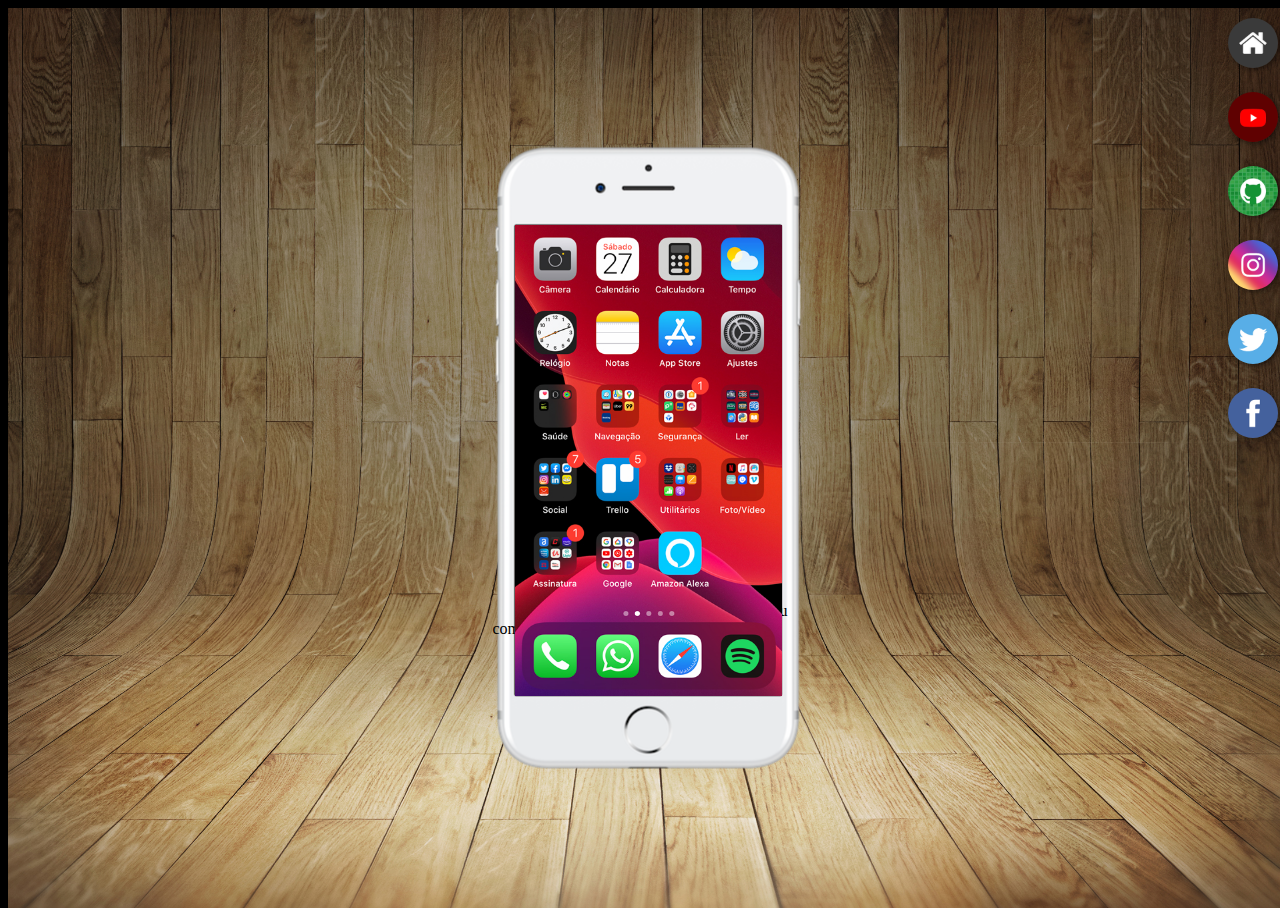
<file: index.html>
<!DOCTYPE html>
<html lang="pt-br">
<head>
    <meta charset="UTF-8">
    <meta name="viewport" content="width=device-width, initial-scale=1.0">
     <link rel="shortcut icon" href="favicon.ico" type="image/x-icon">
     <link rel="stylesheet" href="estilos/style.css">
    <title>Projeto Redes Sociais</title>
</head>
<body>
  <main>
    <section id="telefone">
       <iframe src="home.html" name="tela" id="tela" frameborder="0"></iframe>
       Seu computador não é compativel com isso

    </section>
    <section id="redes-sociais">
      <a href="home.html" target="tela"><img src="imagens/logo-home.jpg" alt="logo home"></a><br>
      <a href="youtube.html" target="tela"><img src="imagens/logo-youtube.jpg" alt="youtube"></a><br>
      <a href="github.html" target="tela"><img src="imagens/logo-github.jpg" alt="github"></a><br>
      <a href="instagram.html" target="tela"><img src="imagens/logo-instagram.jpg" alt="instagram"></a><br>
      <a href="twitter.html" target="tela"><img src="imagens/logo-twitter.jpg" alt=""></a><br>
      <a href="facebook.html" target="tela"><img src="imagens/logo-facebook.jpg" alt="facebook"></a><br>

    </section>
  </main>
    
</body>
</html>
</file>
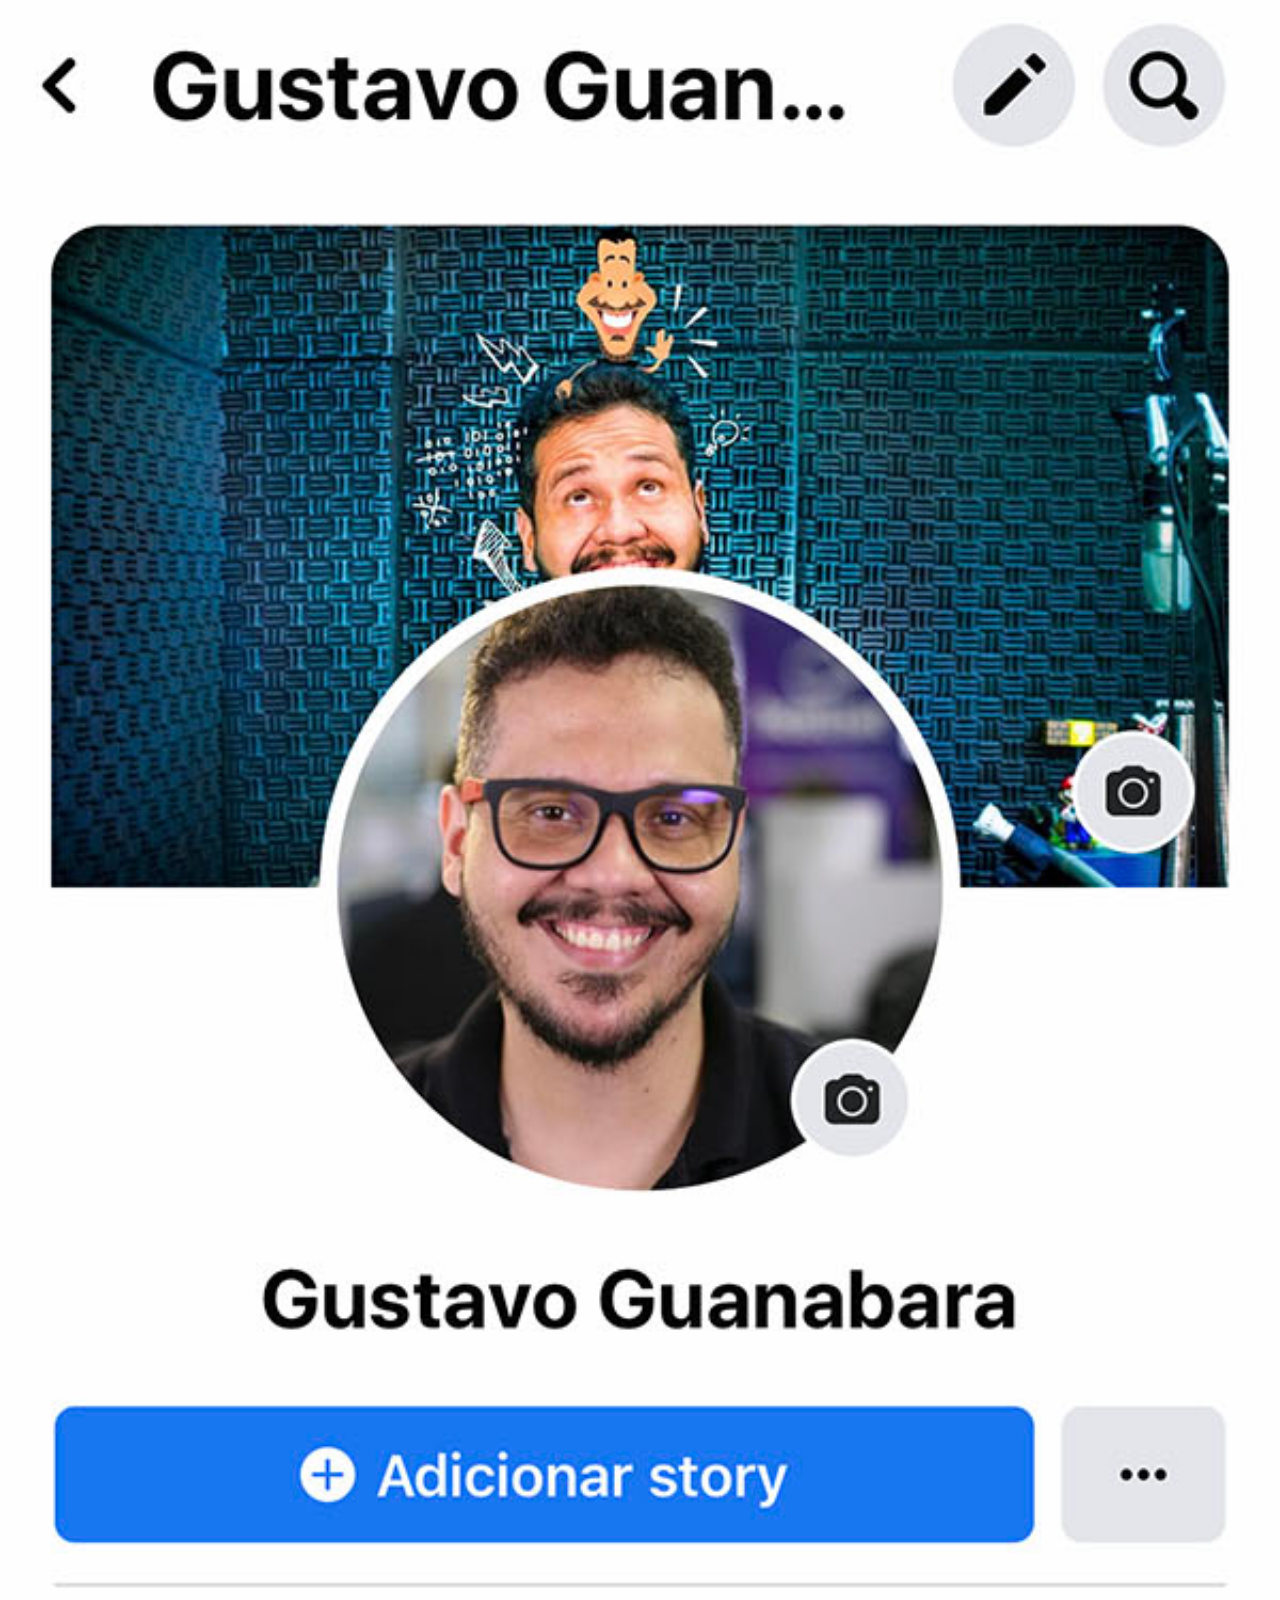
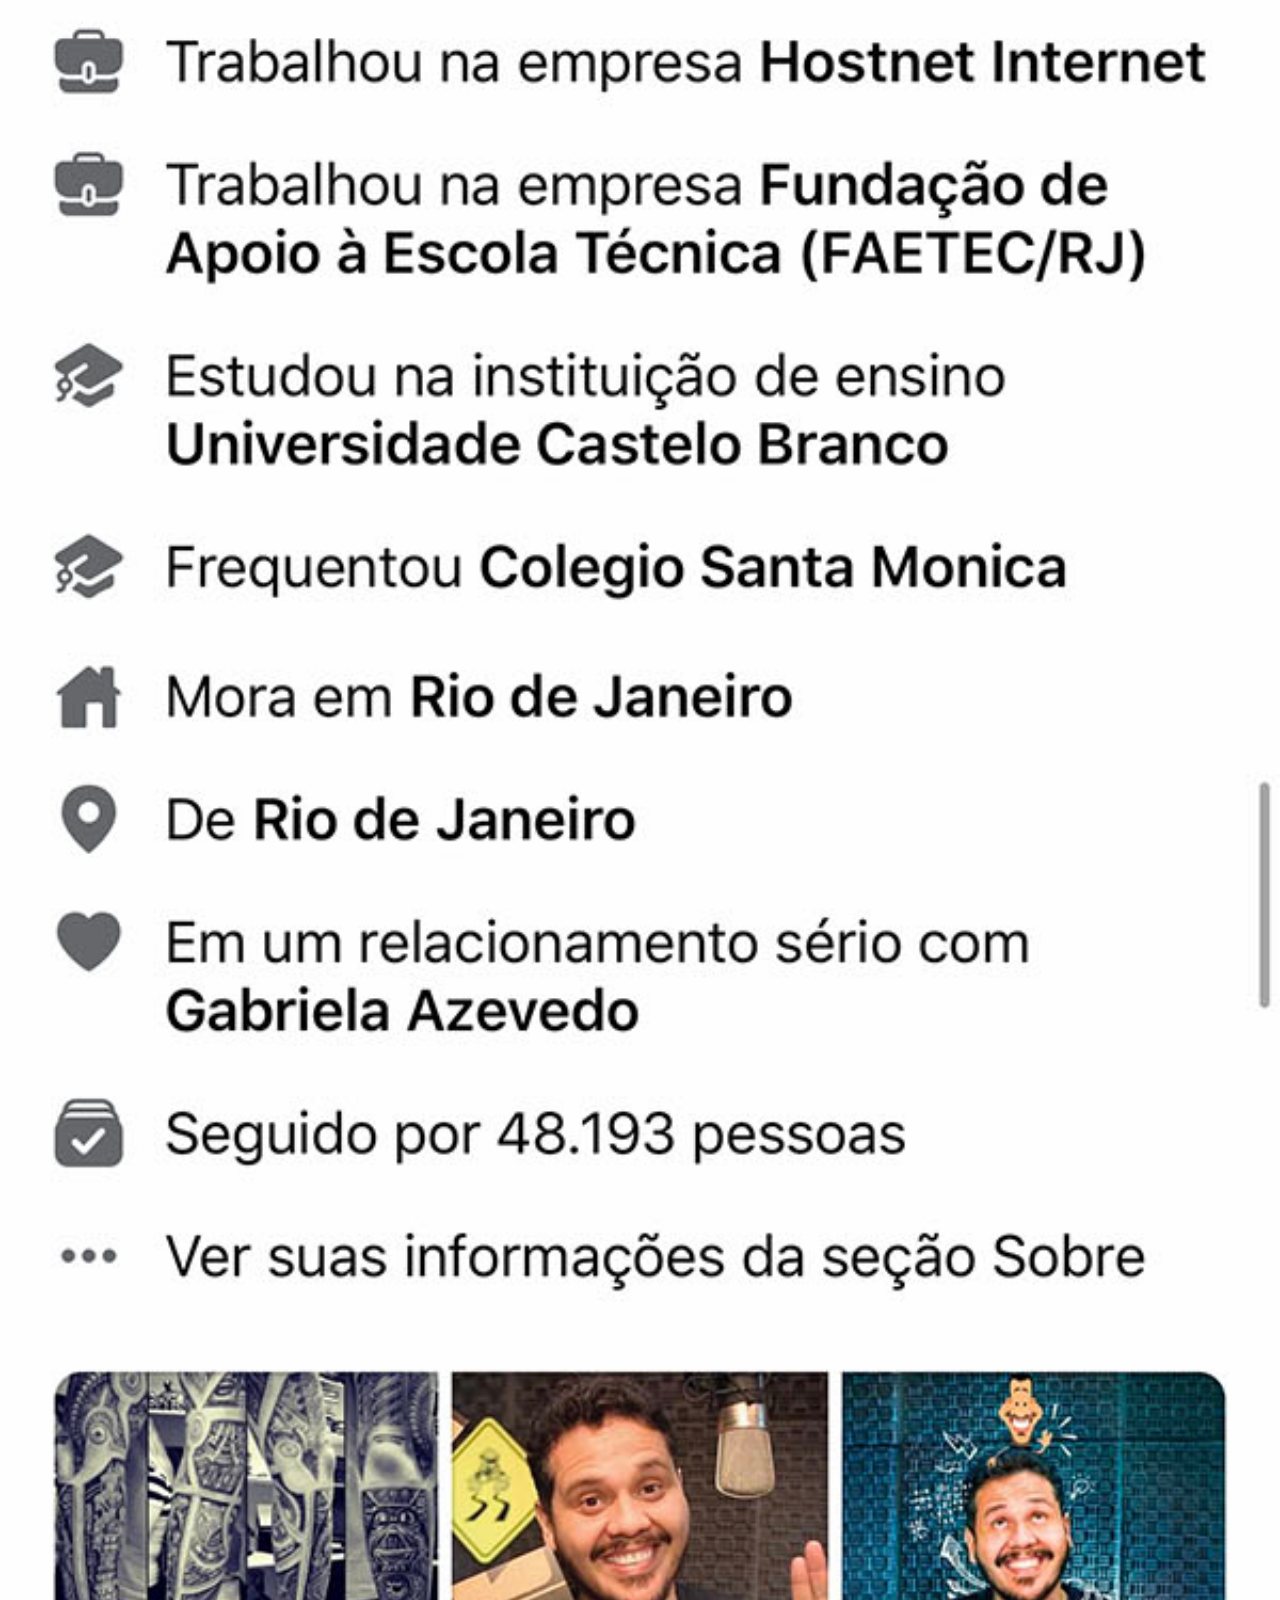
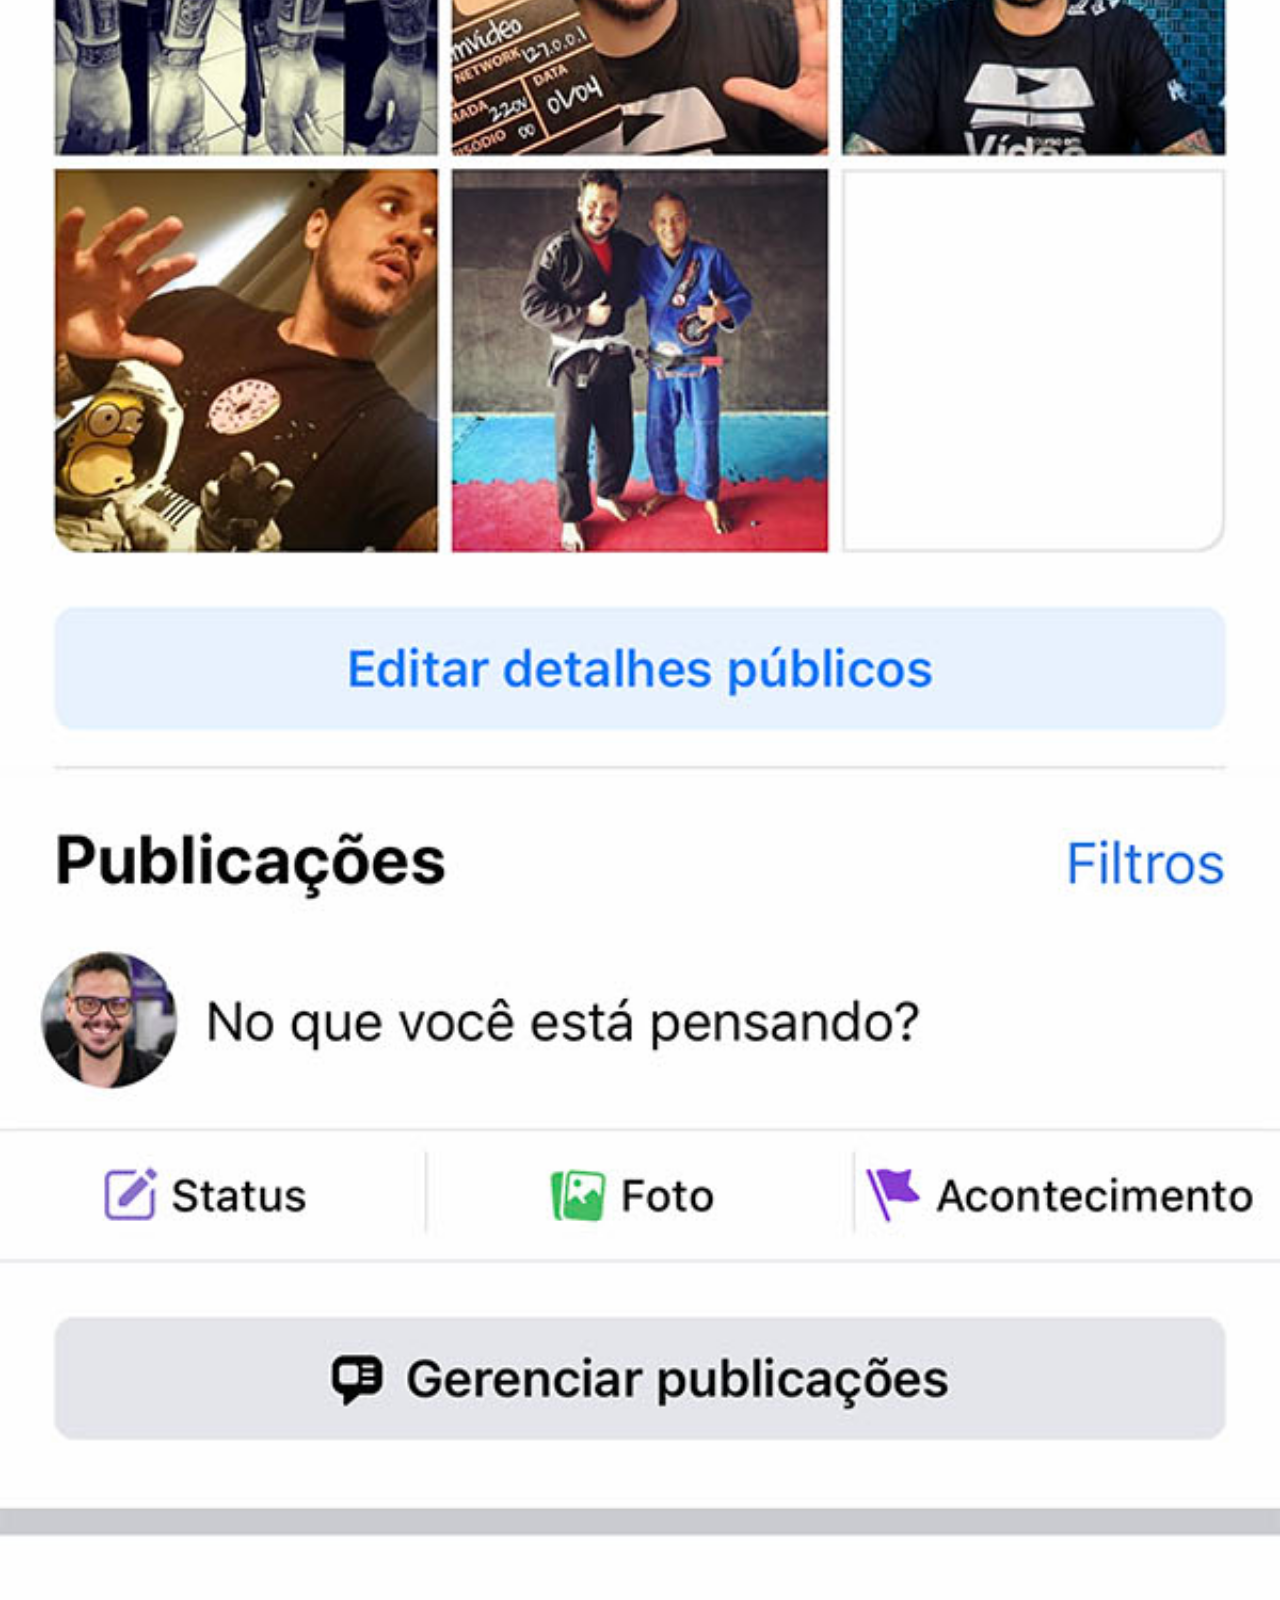
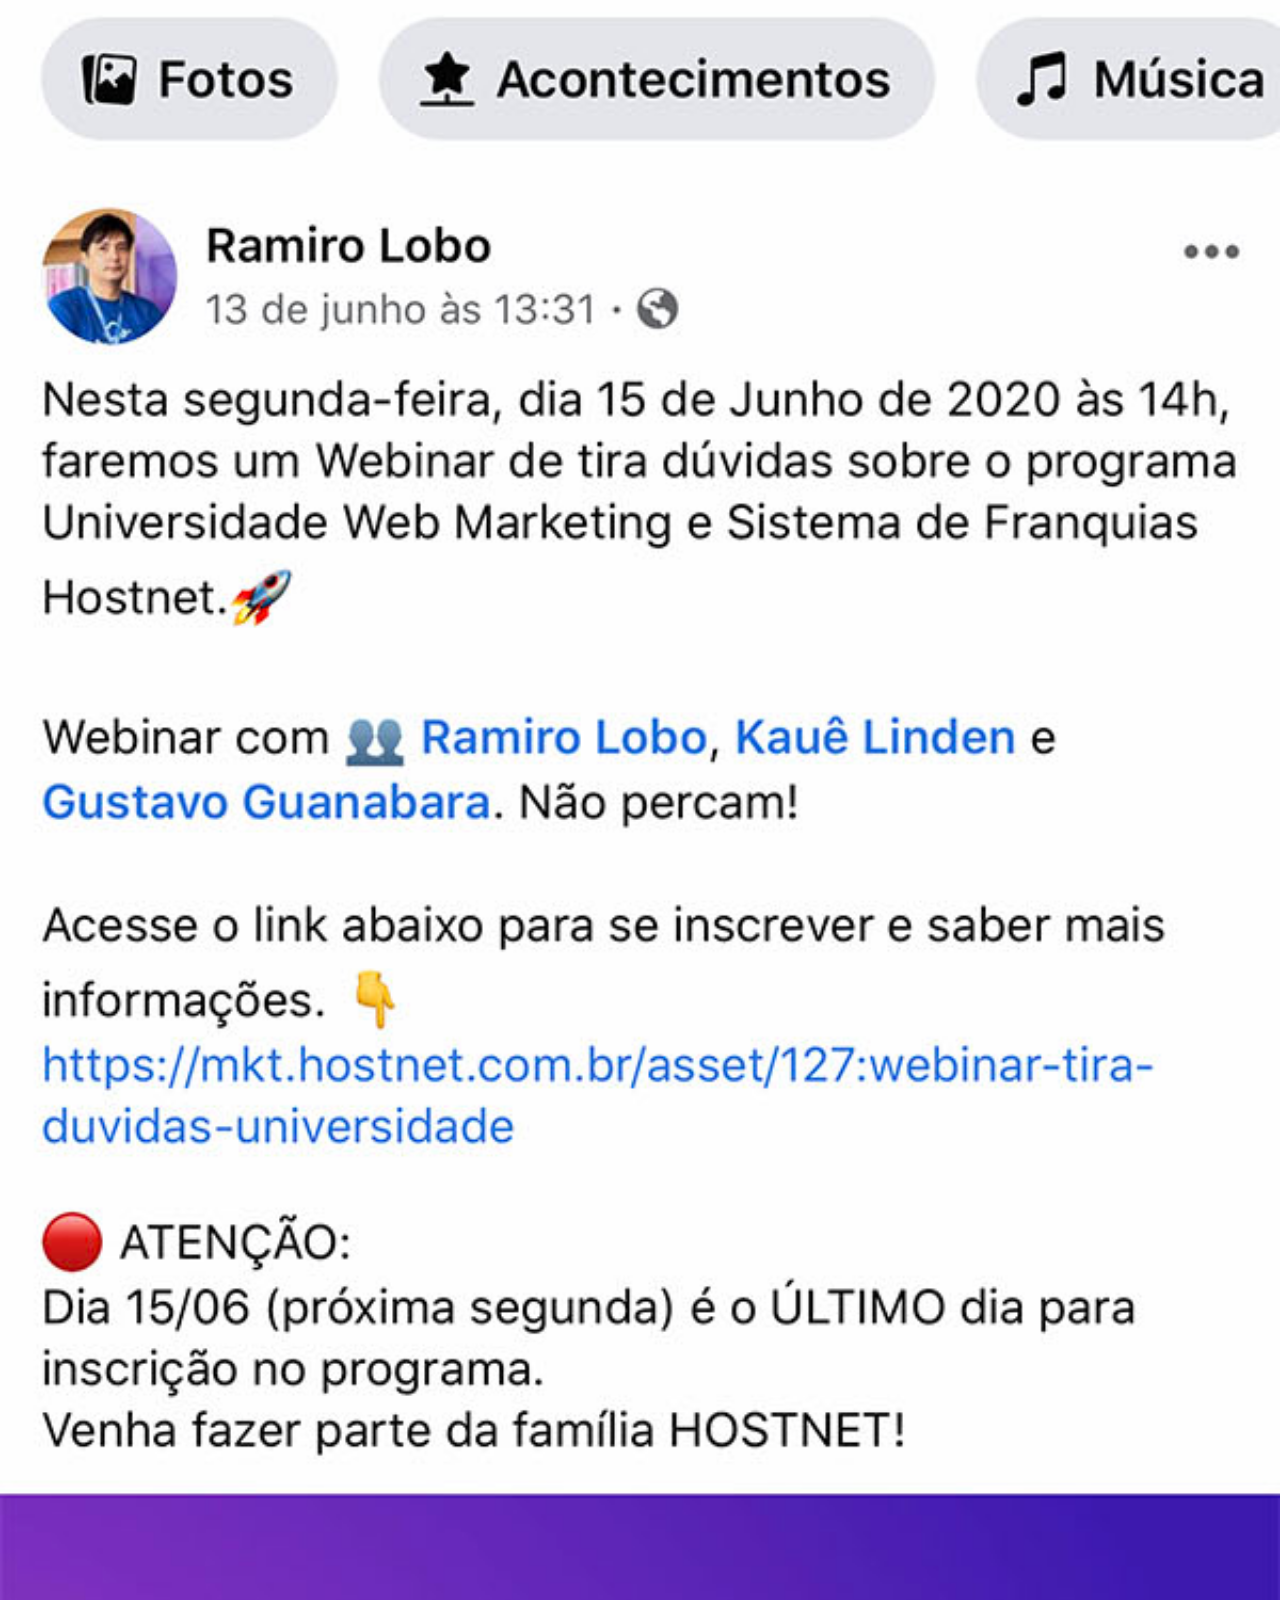
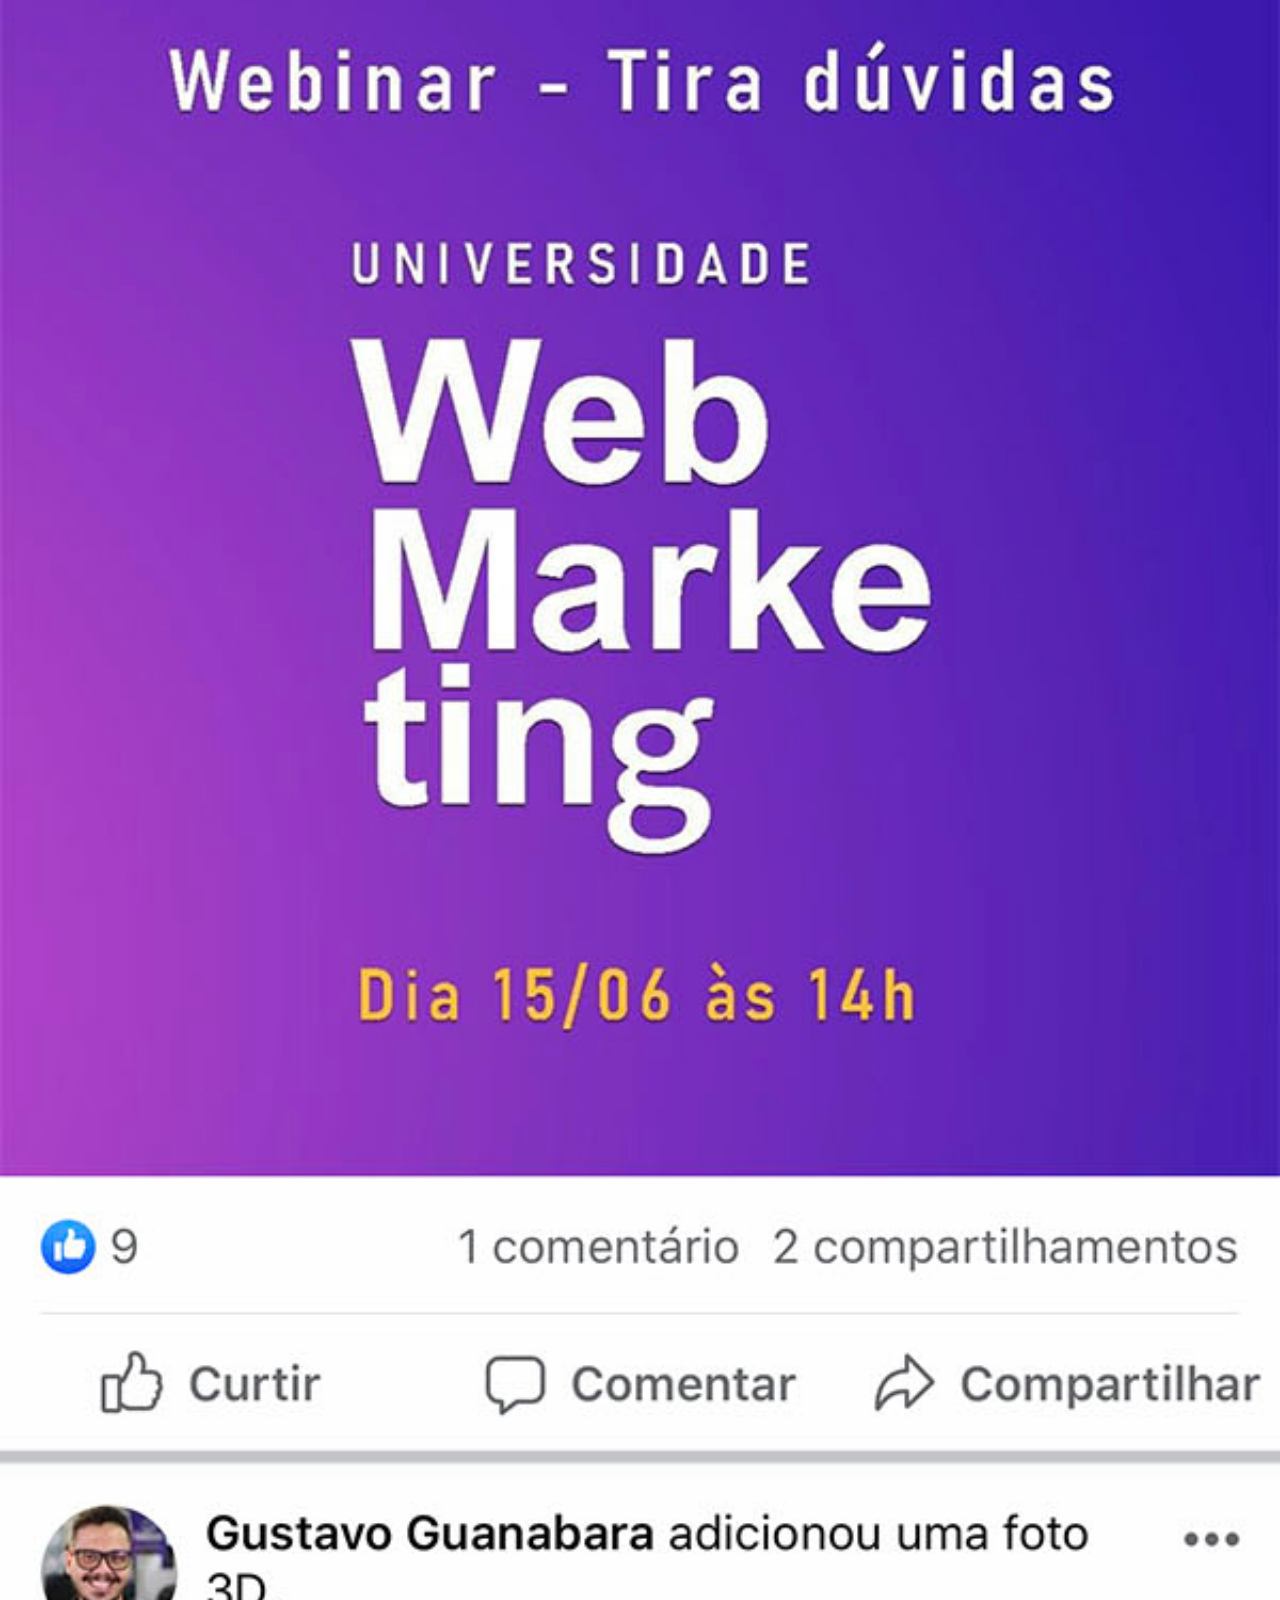
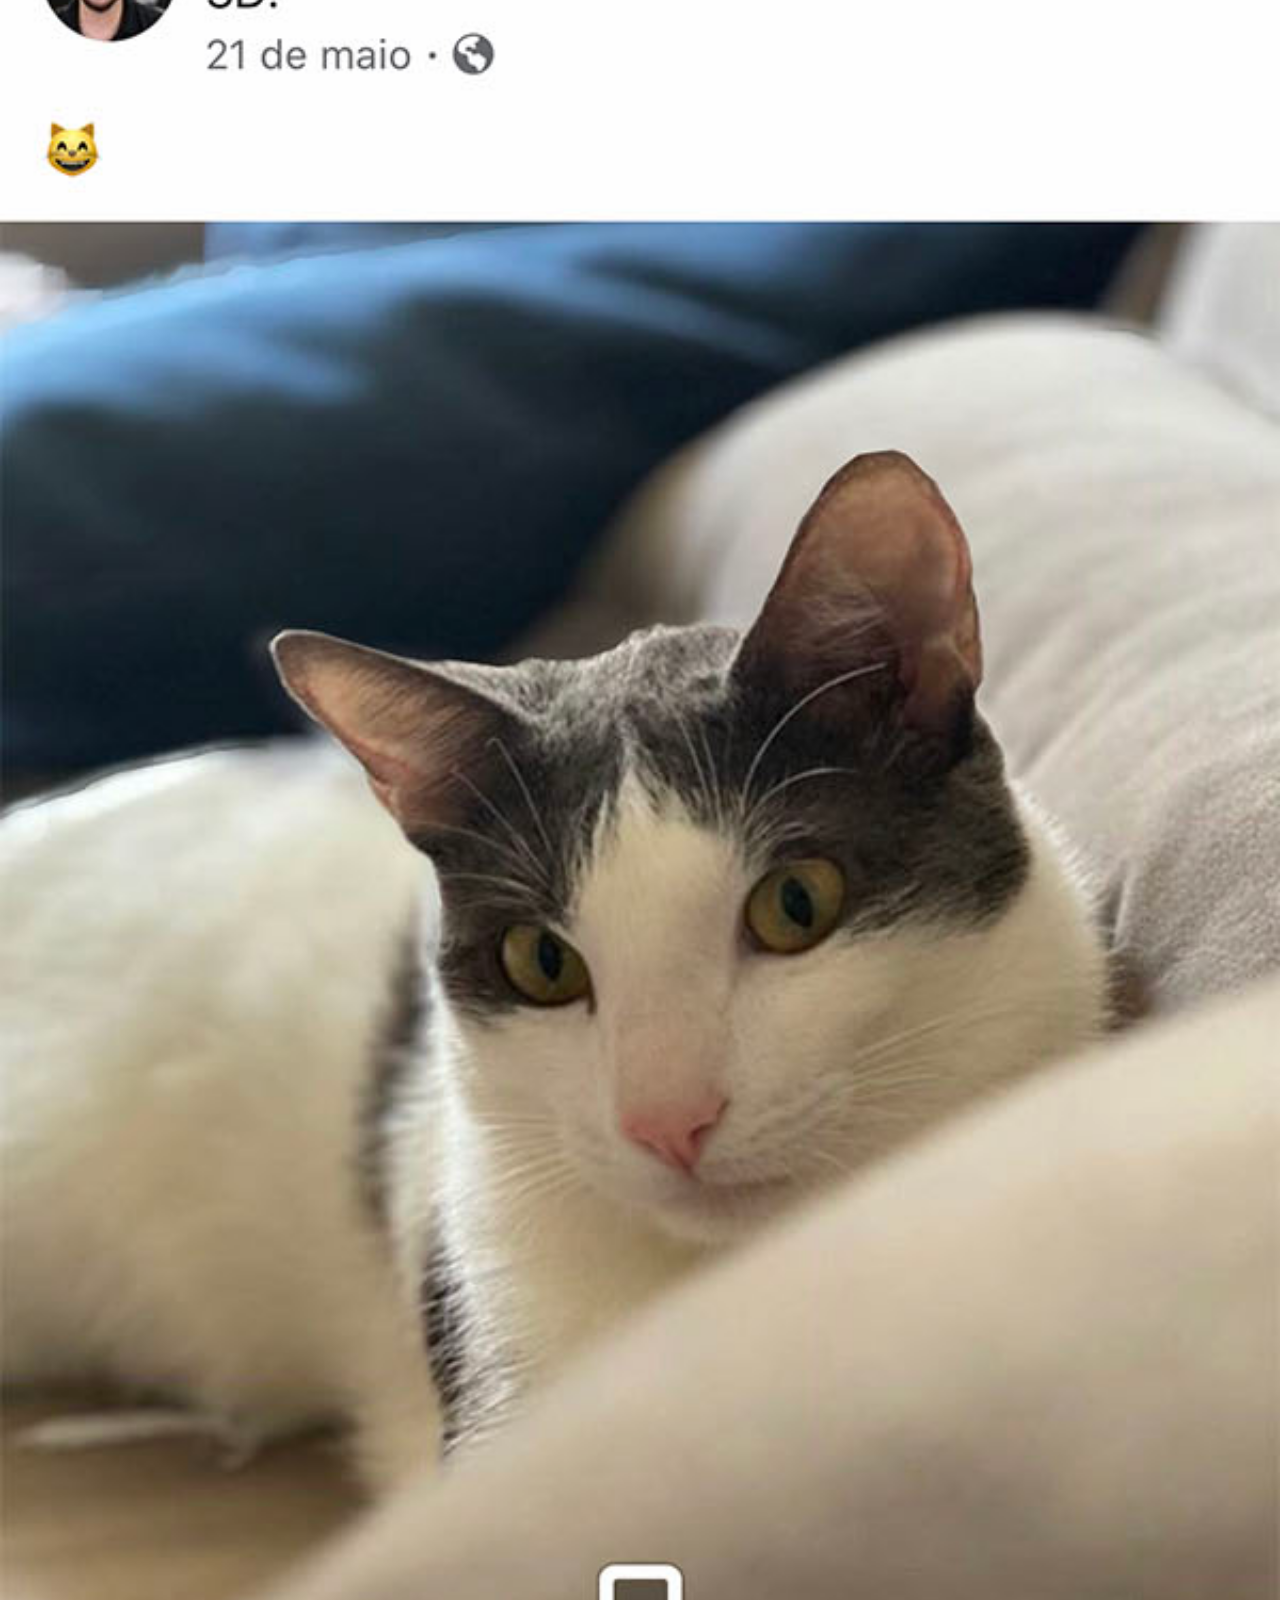
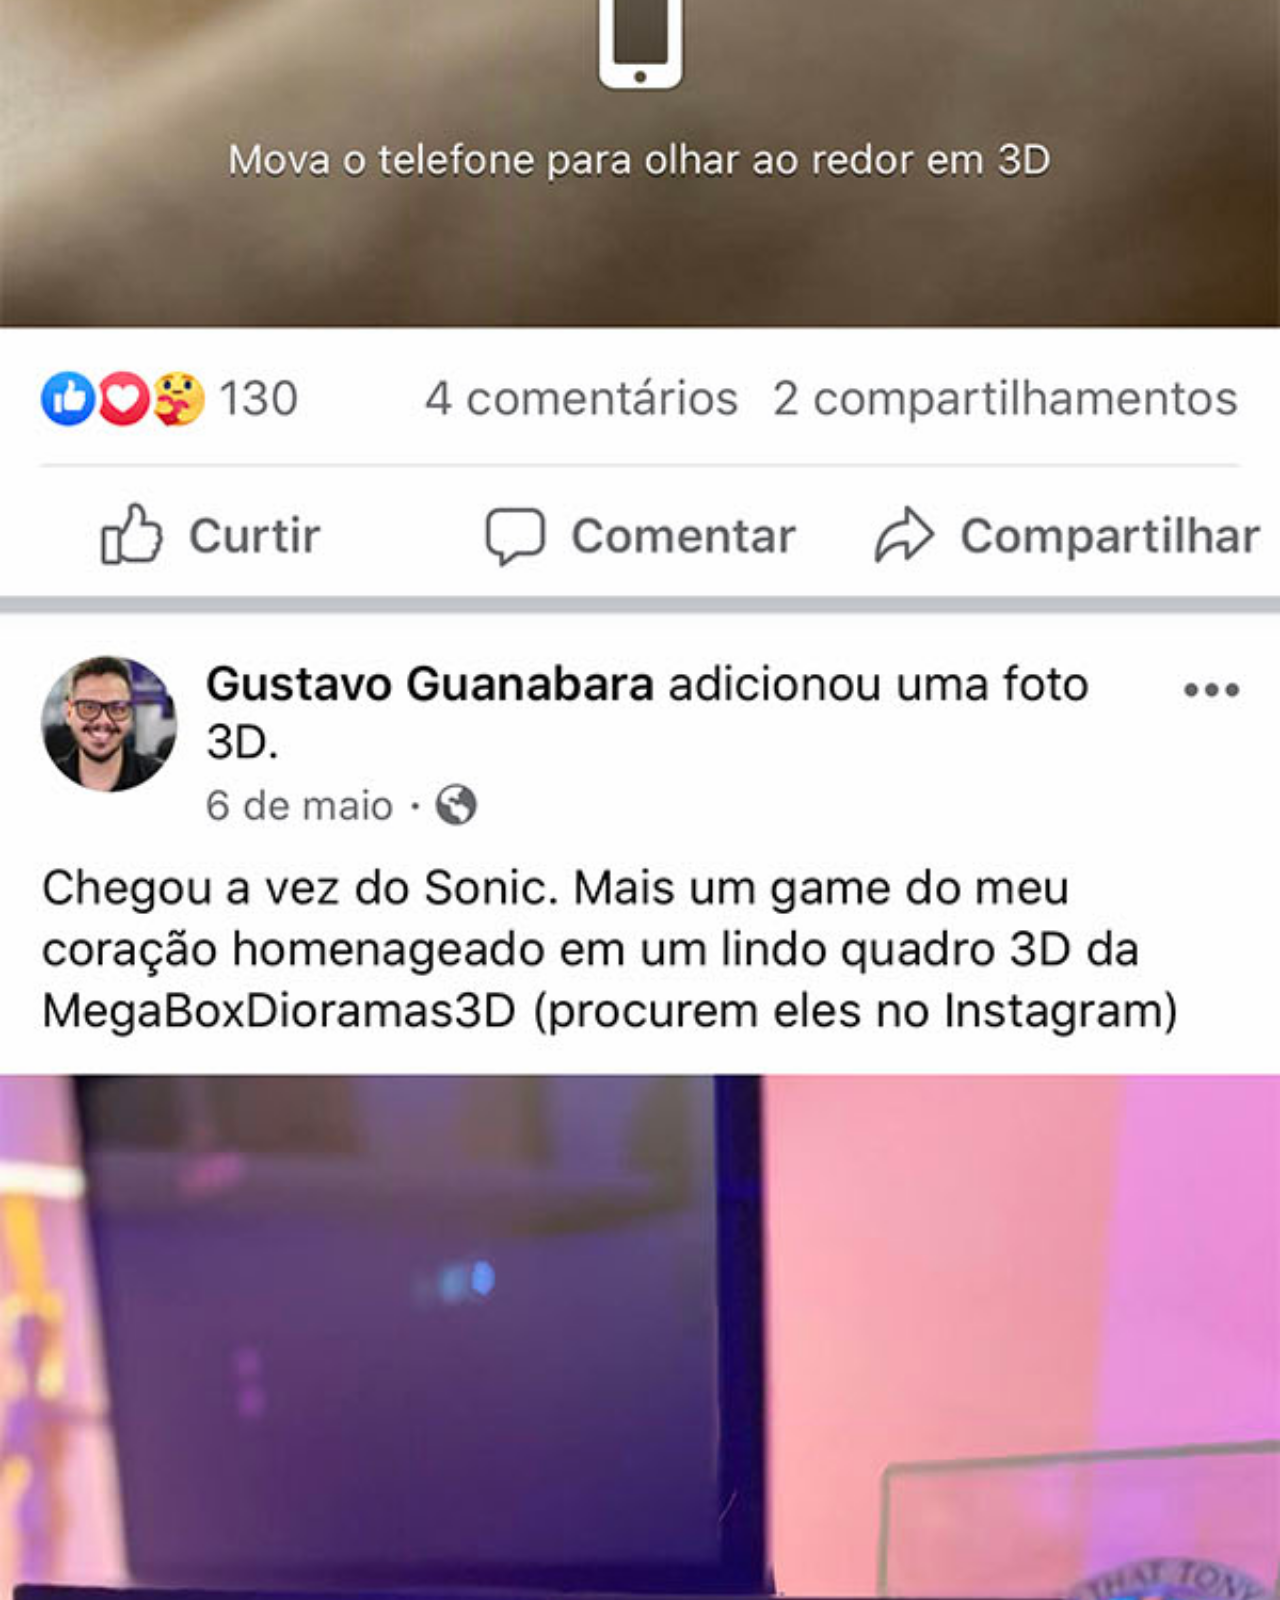
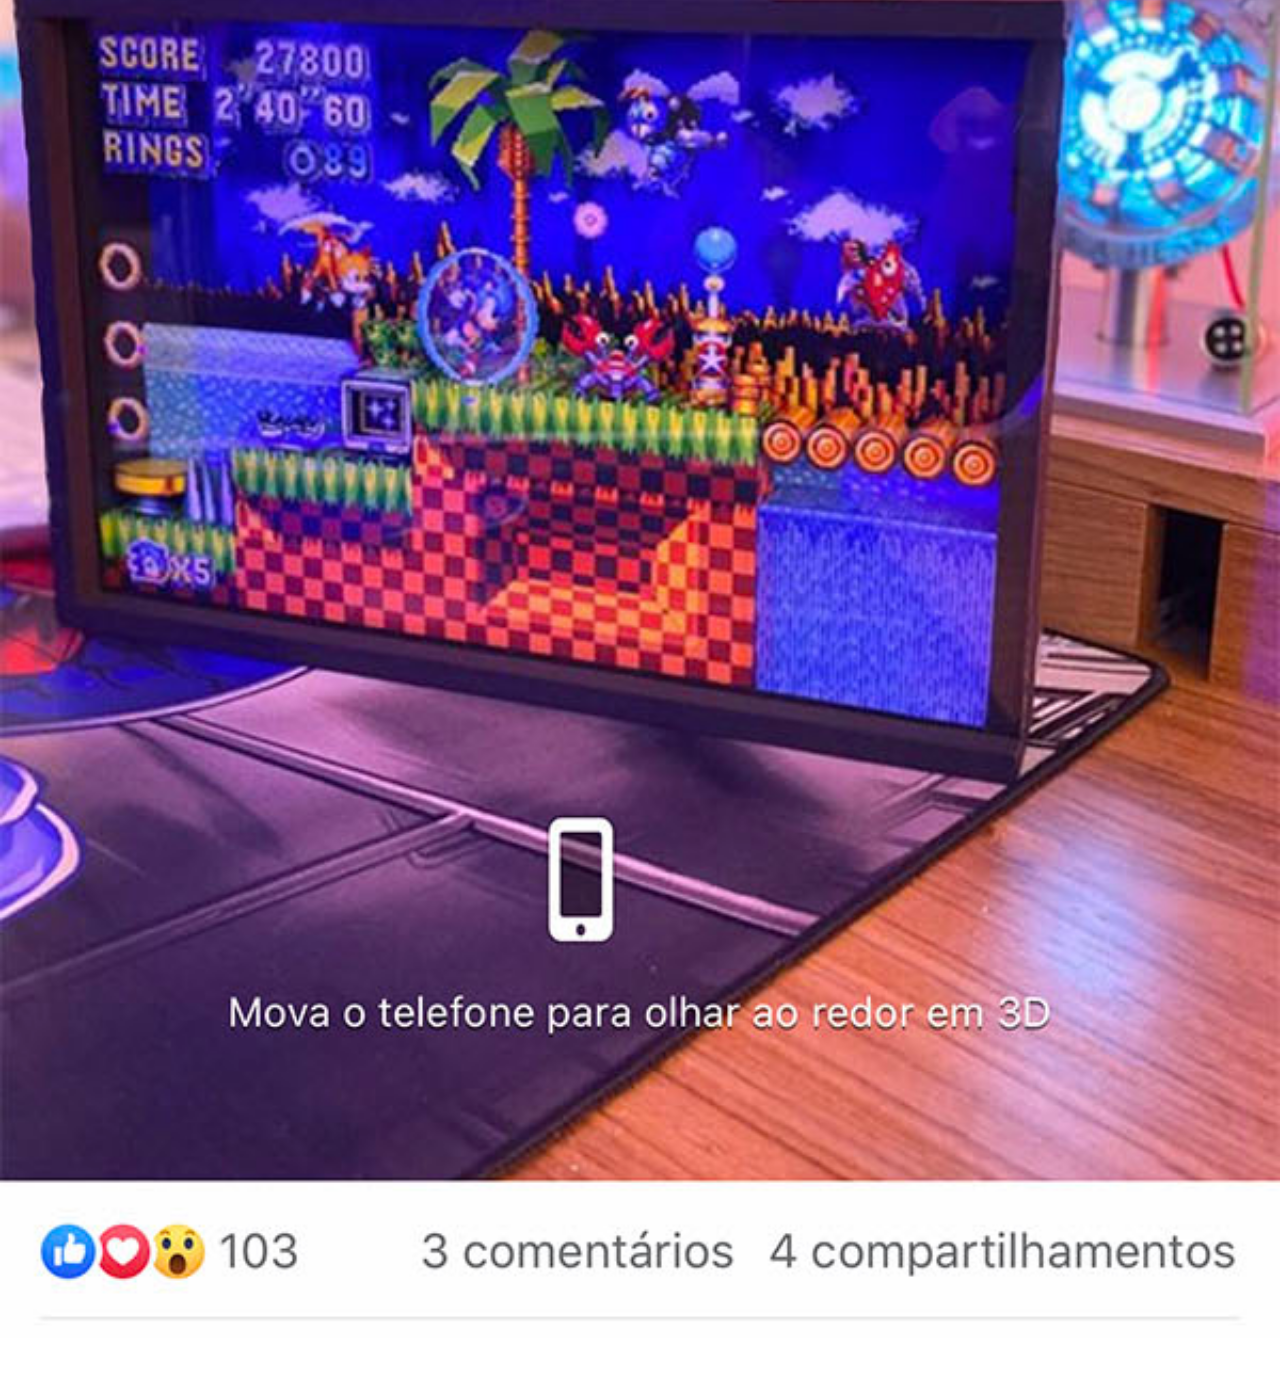
<file: facebook.html>
<!DOCTYPE html>
<html lang="pt-br">
<head>
    <meta charset="UTF-8">
    <meta name="viewport" content="width=device-width, initial-scale=1.0">
    <title>Facebook</title>
    <link rel="stylesheet" href="estilos/social.css">
</head>
<body>
    <img src="imagens/tela-facebook.jpg" alt="facebook">
    <a href="https://www.facebook.com/gustavoguanabara" target="_blank">Acesse</a>
    
</body>
</html>
</file>
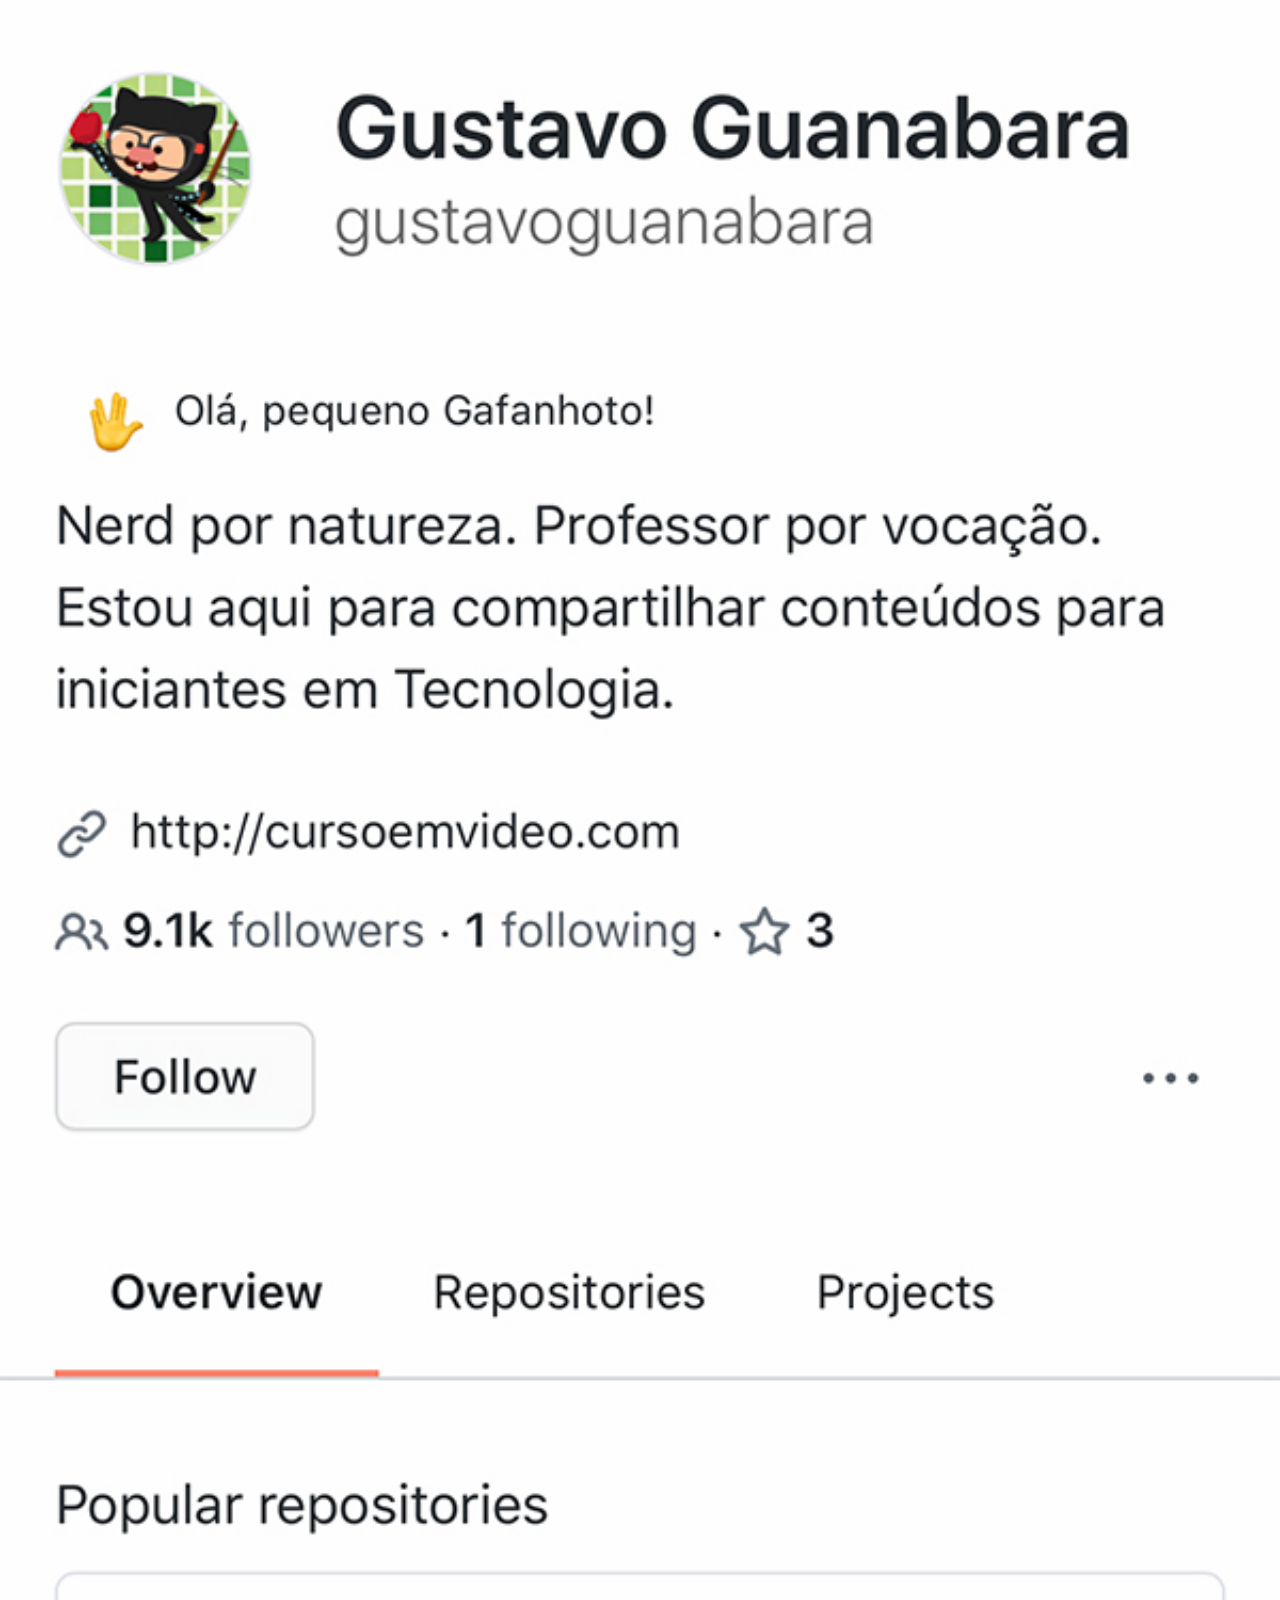
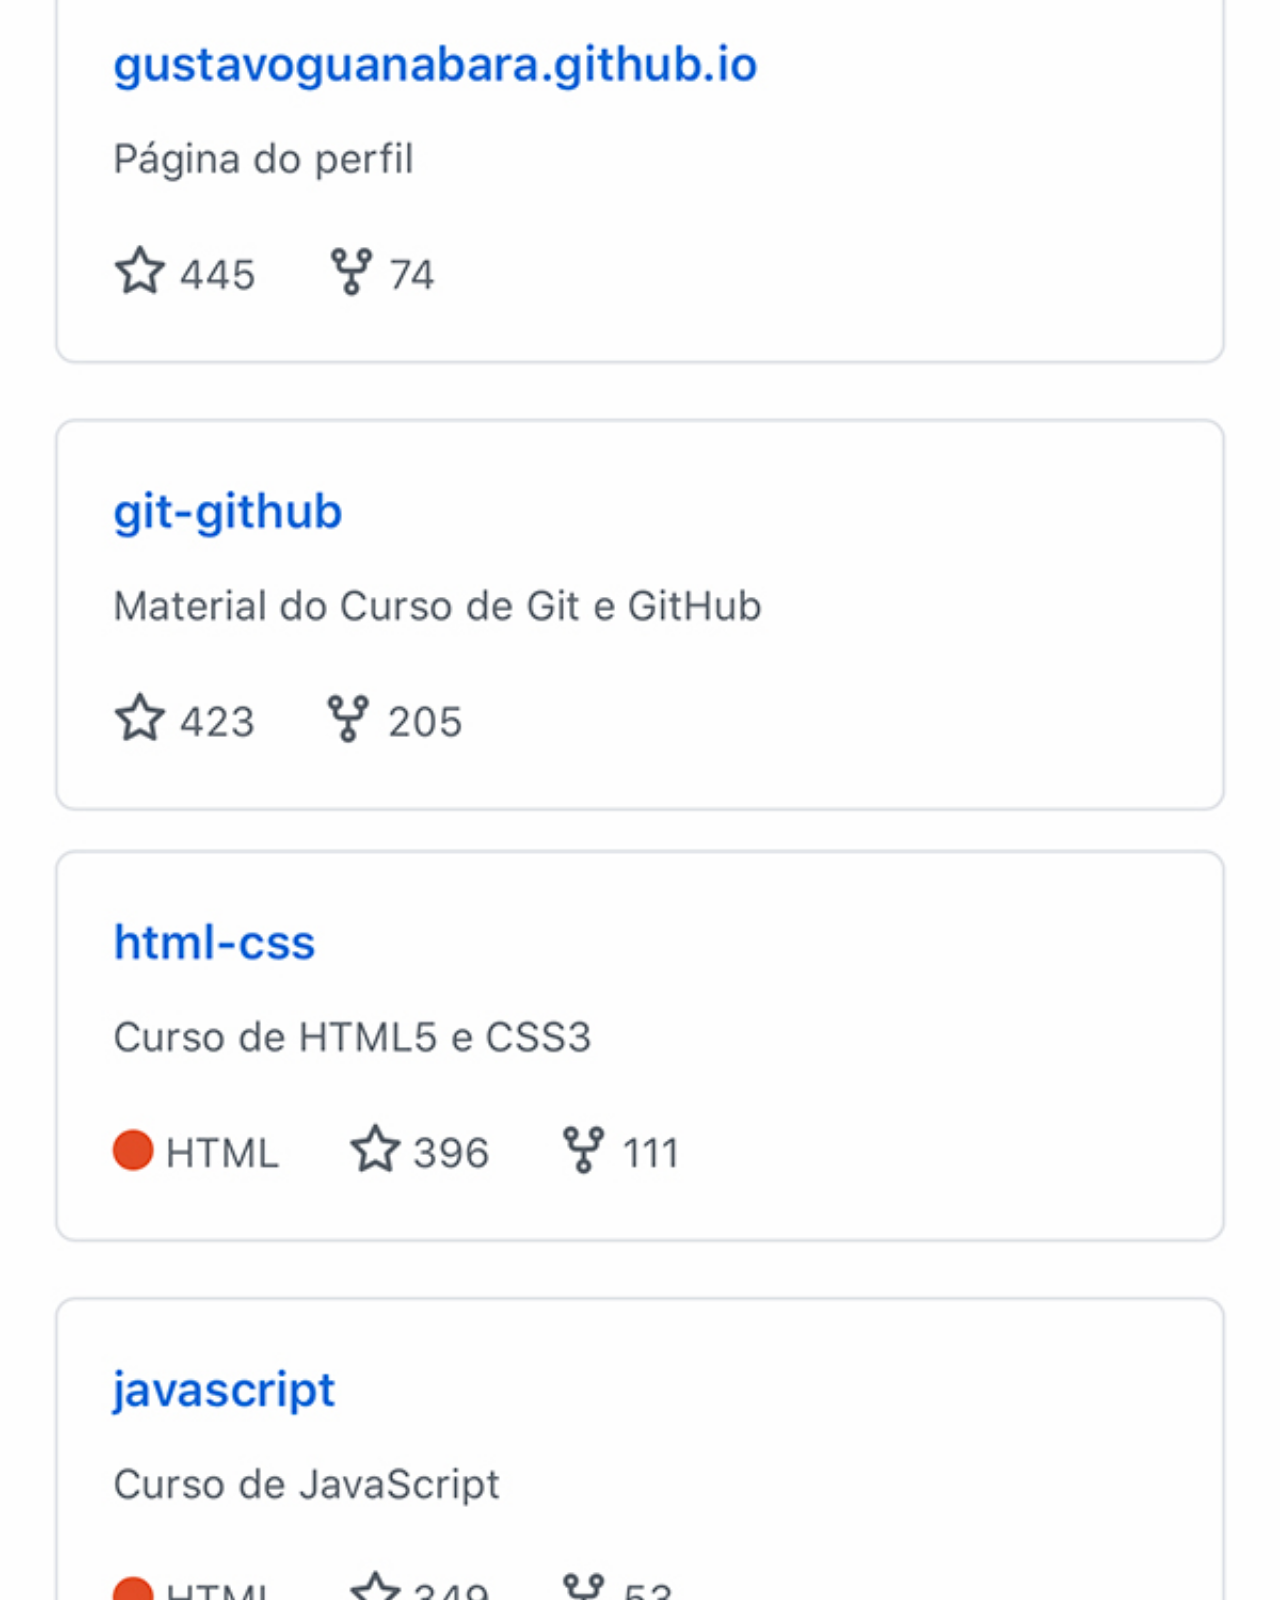
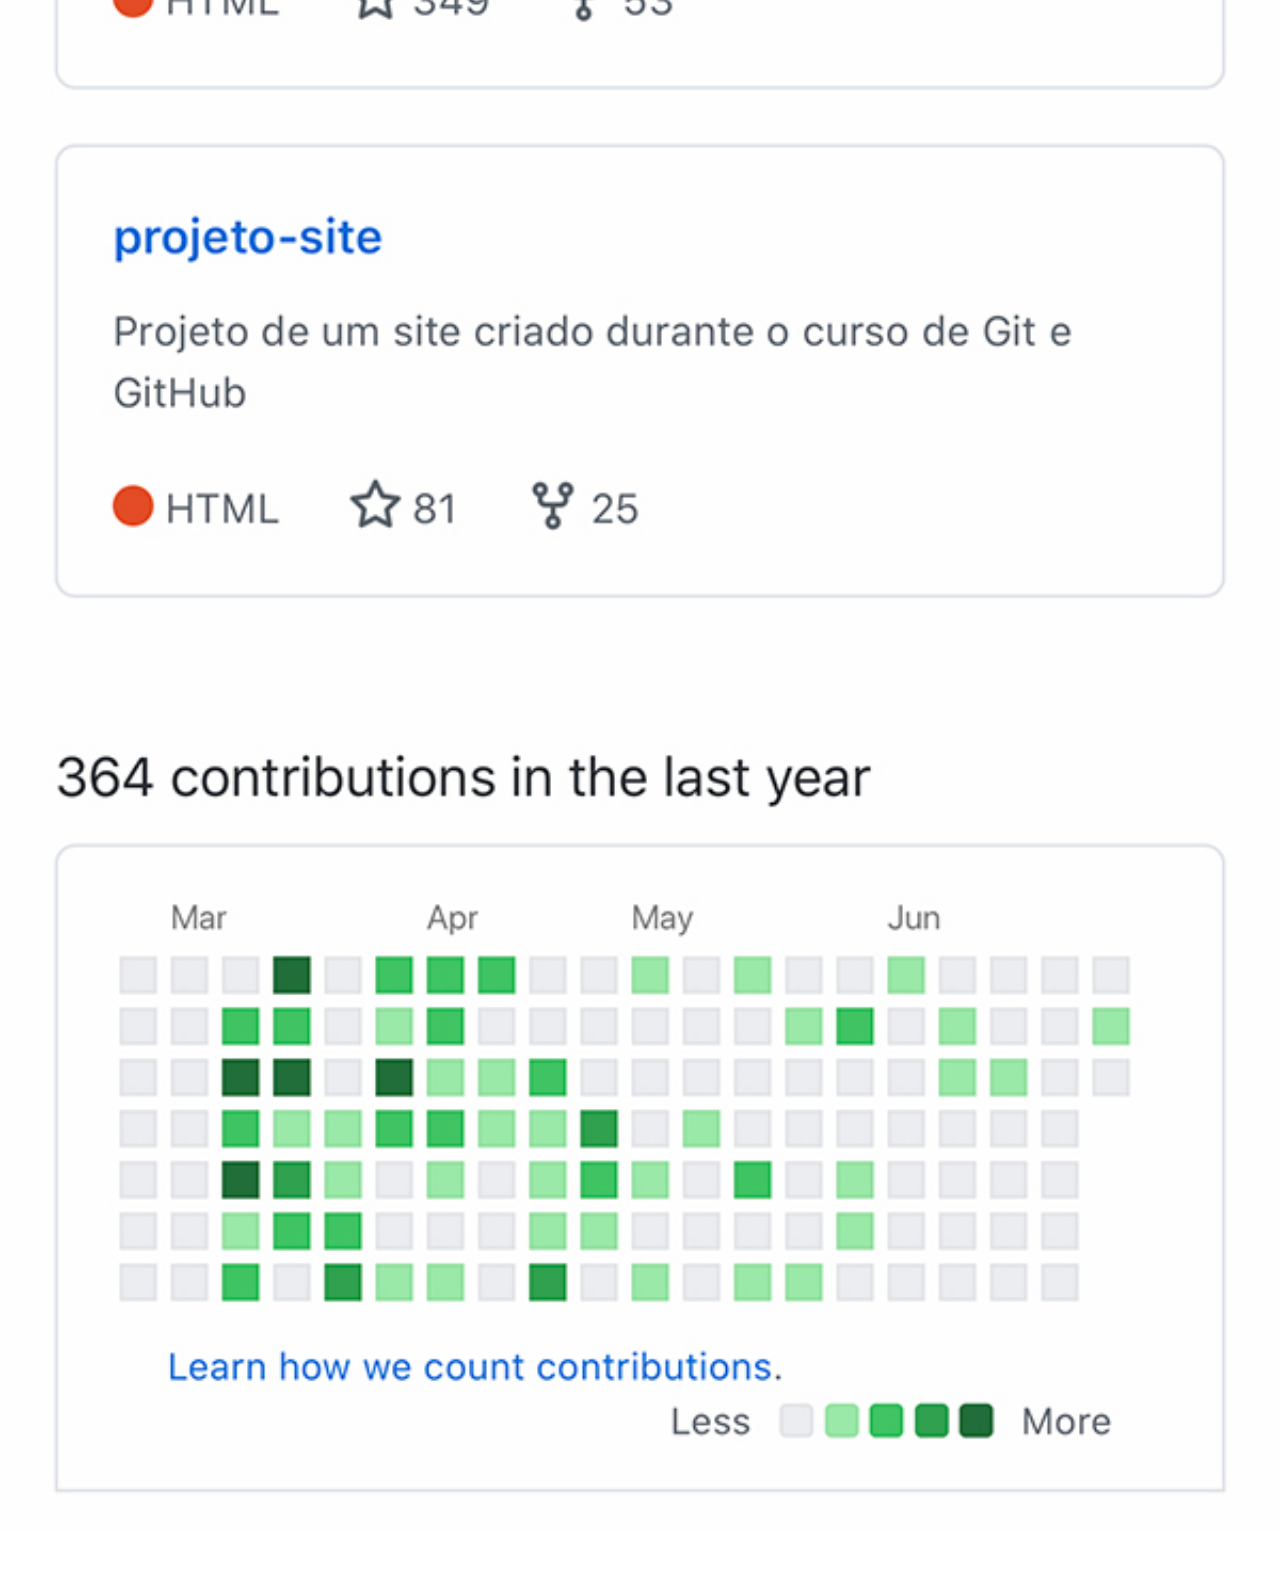
<file: github.html>
<!DOCTYPE html>
<html lang="pt-br">
<head>
    <meta charset="UTF-8">
    <meta name="viewport" content="width=device-width, initial-scale=1.0">
    <title>GitHub</title>
    <link rel="stylesheet" href="estilos/social.css">
</head>
<body>
    <img src="imagens/tela-github.jpg" alt="github">
    <a href="https://github.com/Johnydeveloper1997/Projeto-de-Redes-Sociais" target="_blank">Acesse</a>
    
</body>
</html>
</file>
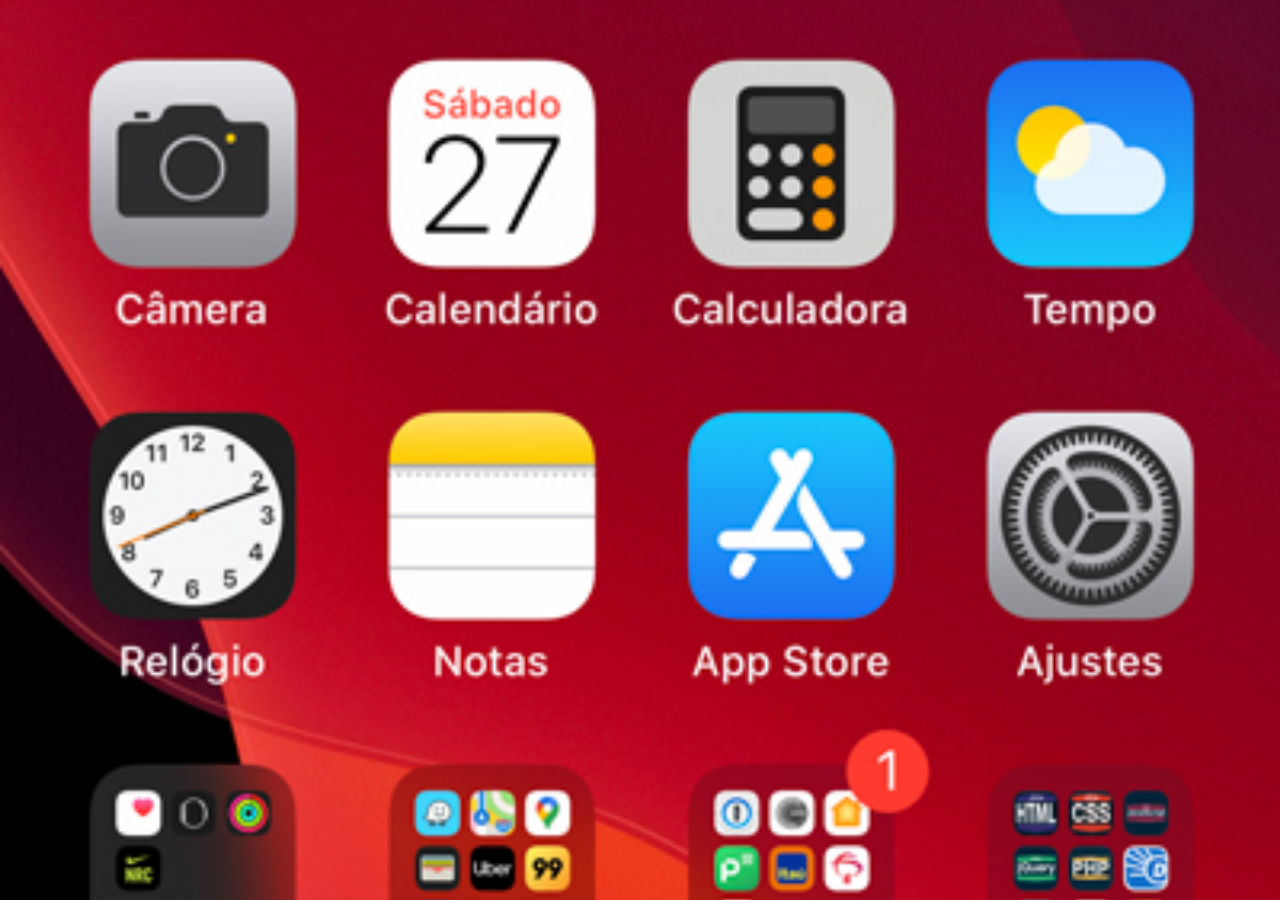
<file: home.html>
<!DOCTYPE html>
<html lang="pt-br">
<head>
    <meta charset="UTF-8">
    <meta name="viewport" content="width=device-width, initial-scale=1.0">
    <title>Home</title>
</head>
<style>
    * {
        margin: 0px;
        padding: 0px;
    }

    body {
        width: 100vh;
        height: 100vh;
        background: black url(imagens/tela-home.jpg) no-repeat top center;
        background-size:cover;
    }
</style>
<body>
    
</body>
</html>
</file>
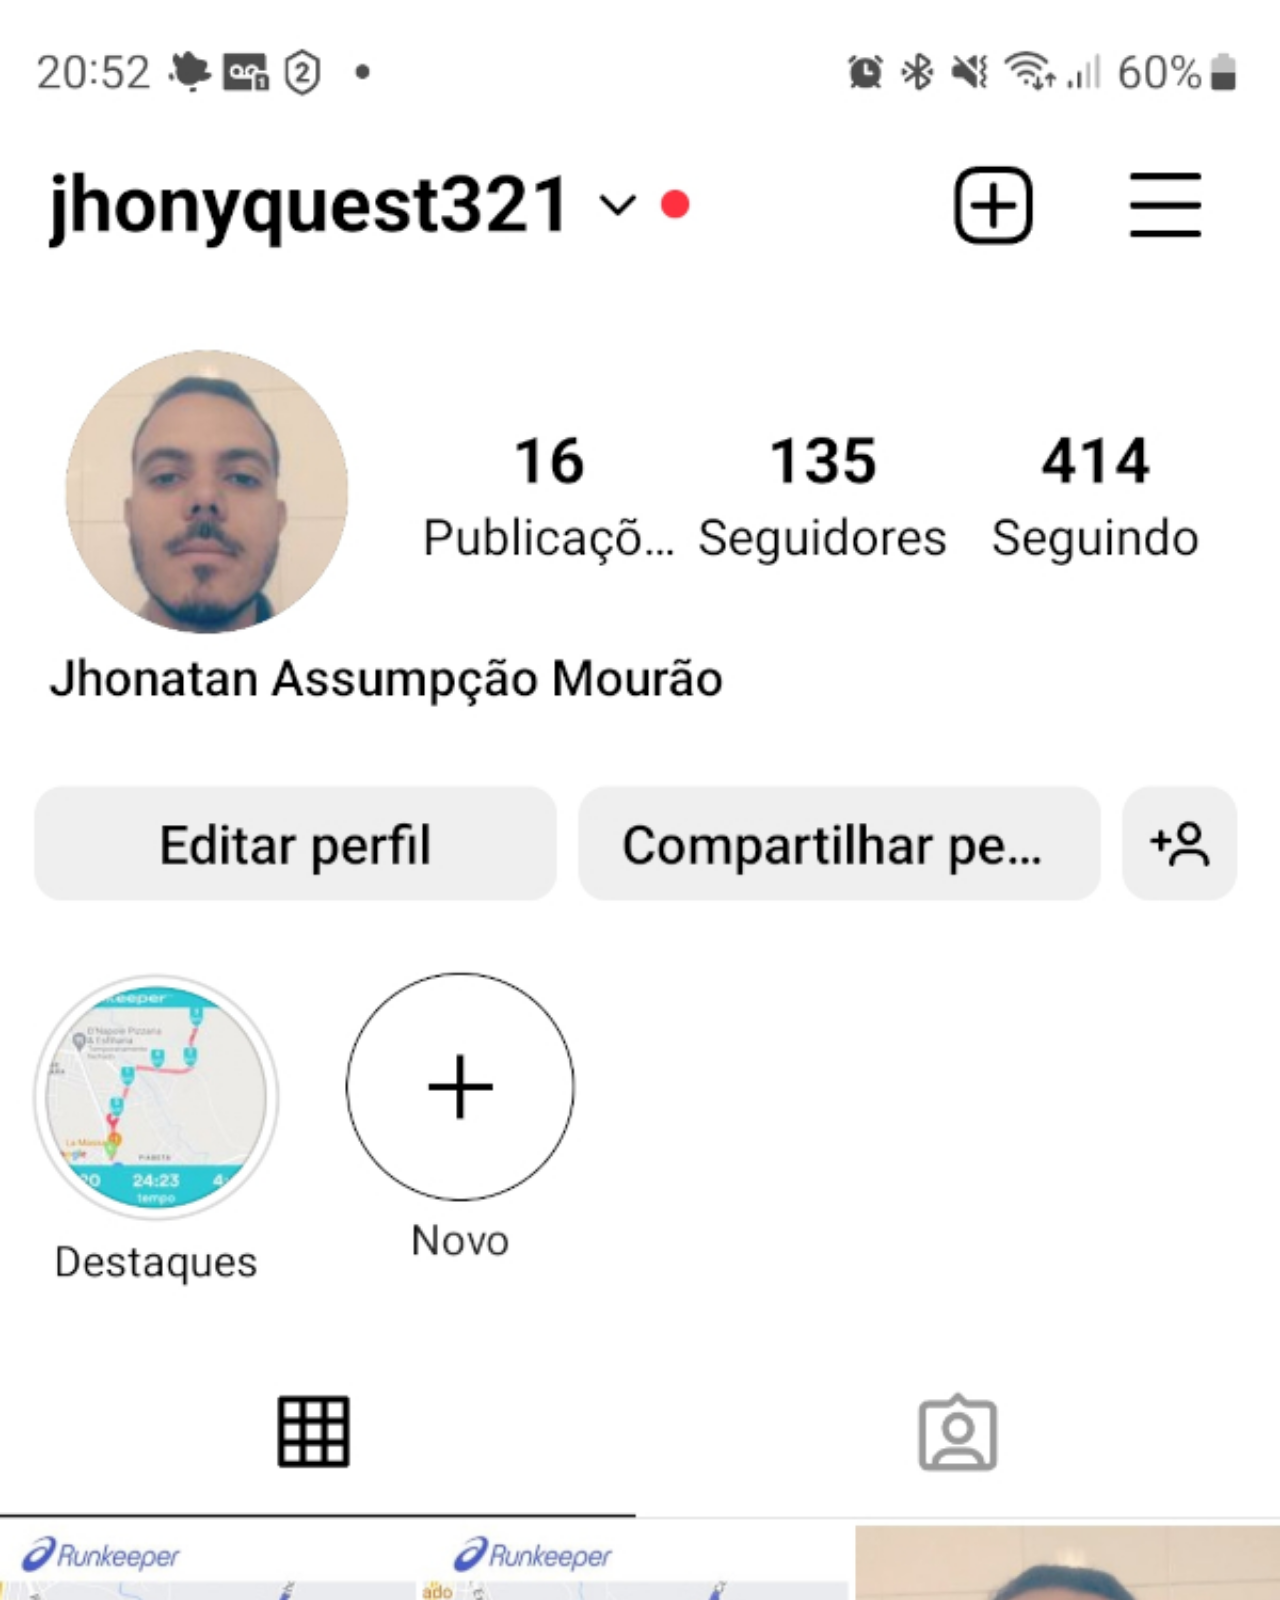
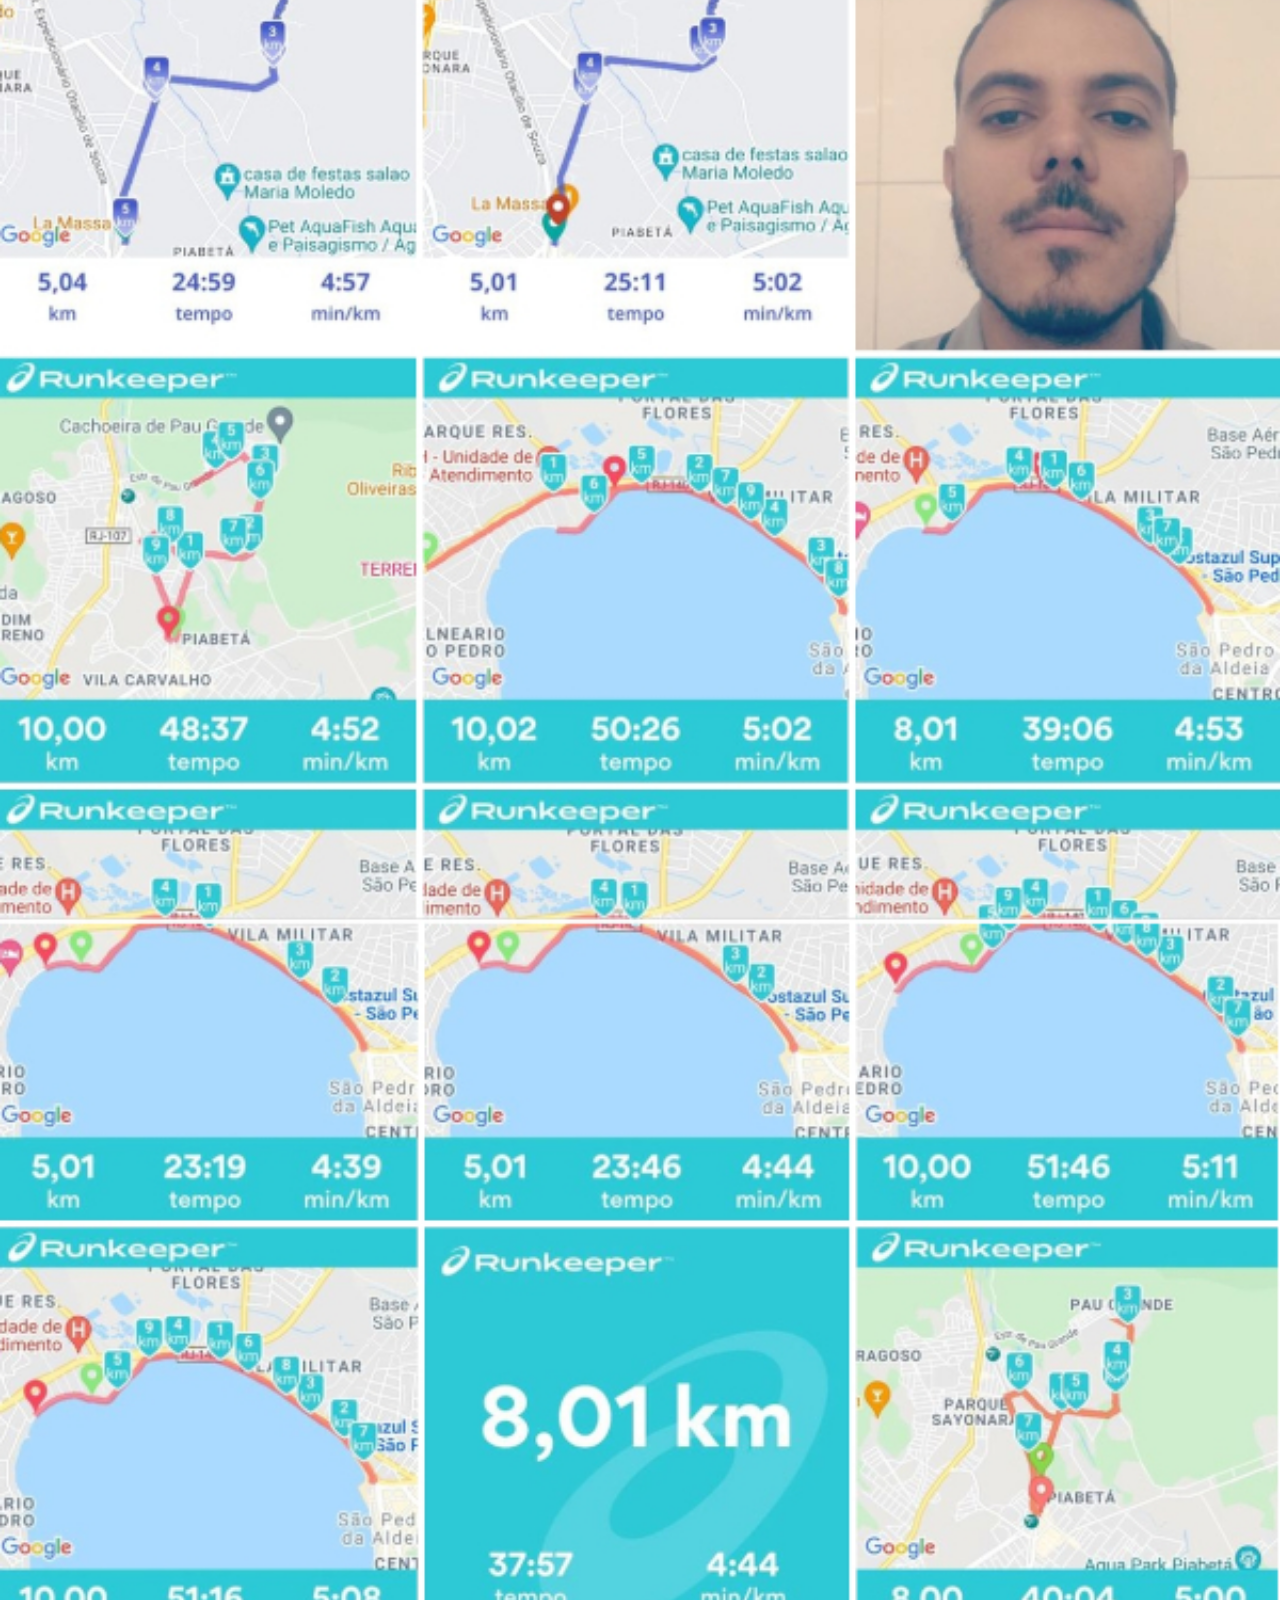
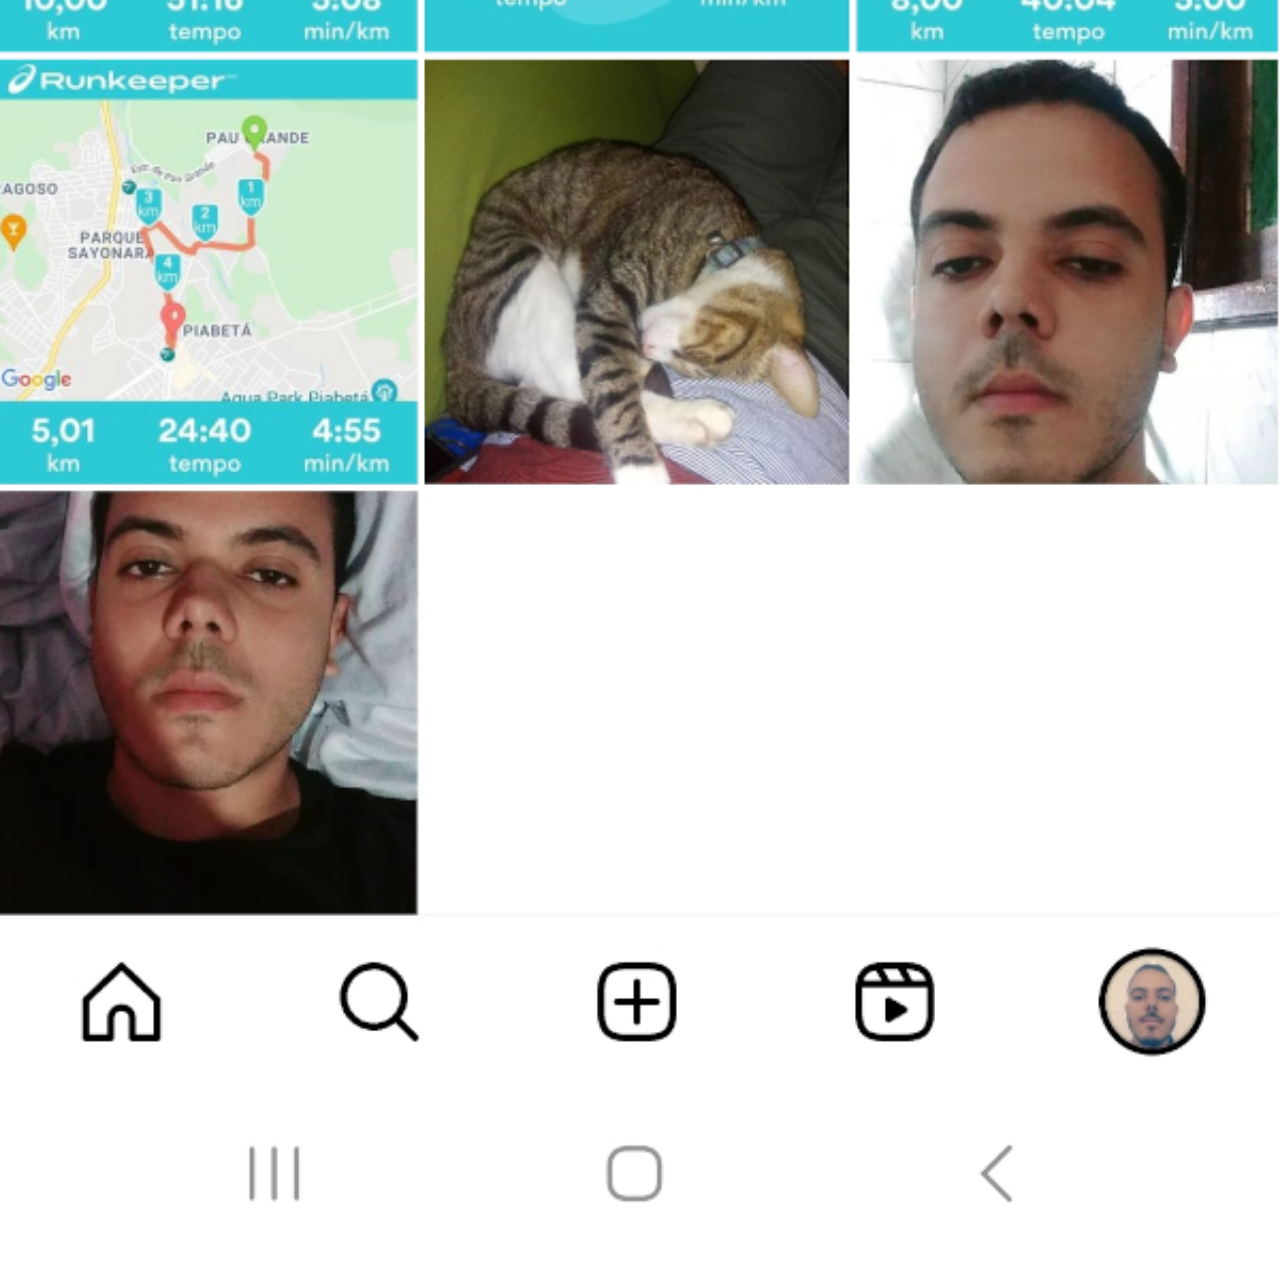
<file: instagram.html>
<!DOCTYPE html>
<html lang="pt-br">
<head>
    <meta charset="UTF-8">
    <meta name="viewport" content="width=device-width, initial-scale=1.0">
    <title>Instagram</title>
    <link rel="stylesheet" href="estilos/social.css">
</head>
<body>
    <img src="imagens/Instagram.jpg" alt="instagram">
    <a href="https://www.instagram.com/jhonyquest321/" target="_blank">Acesse</a>
    
</body>
</html>
</file>
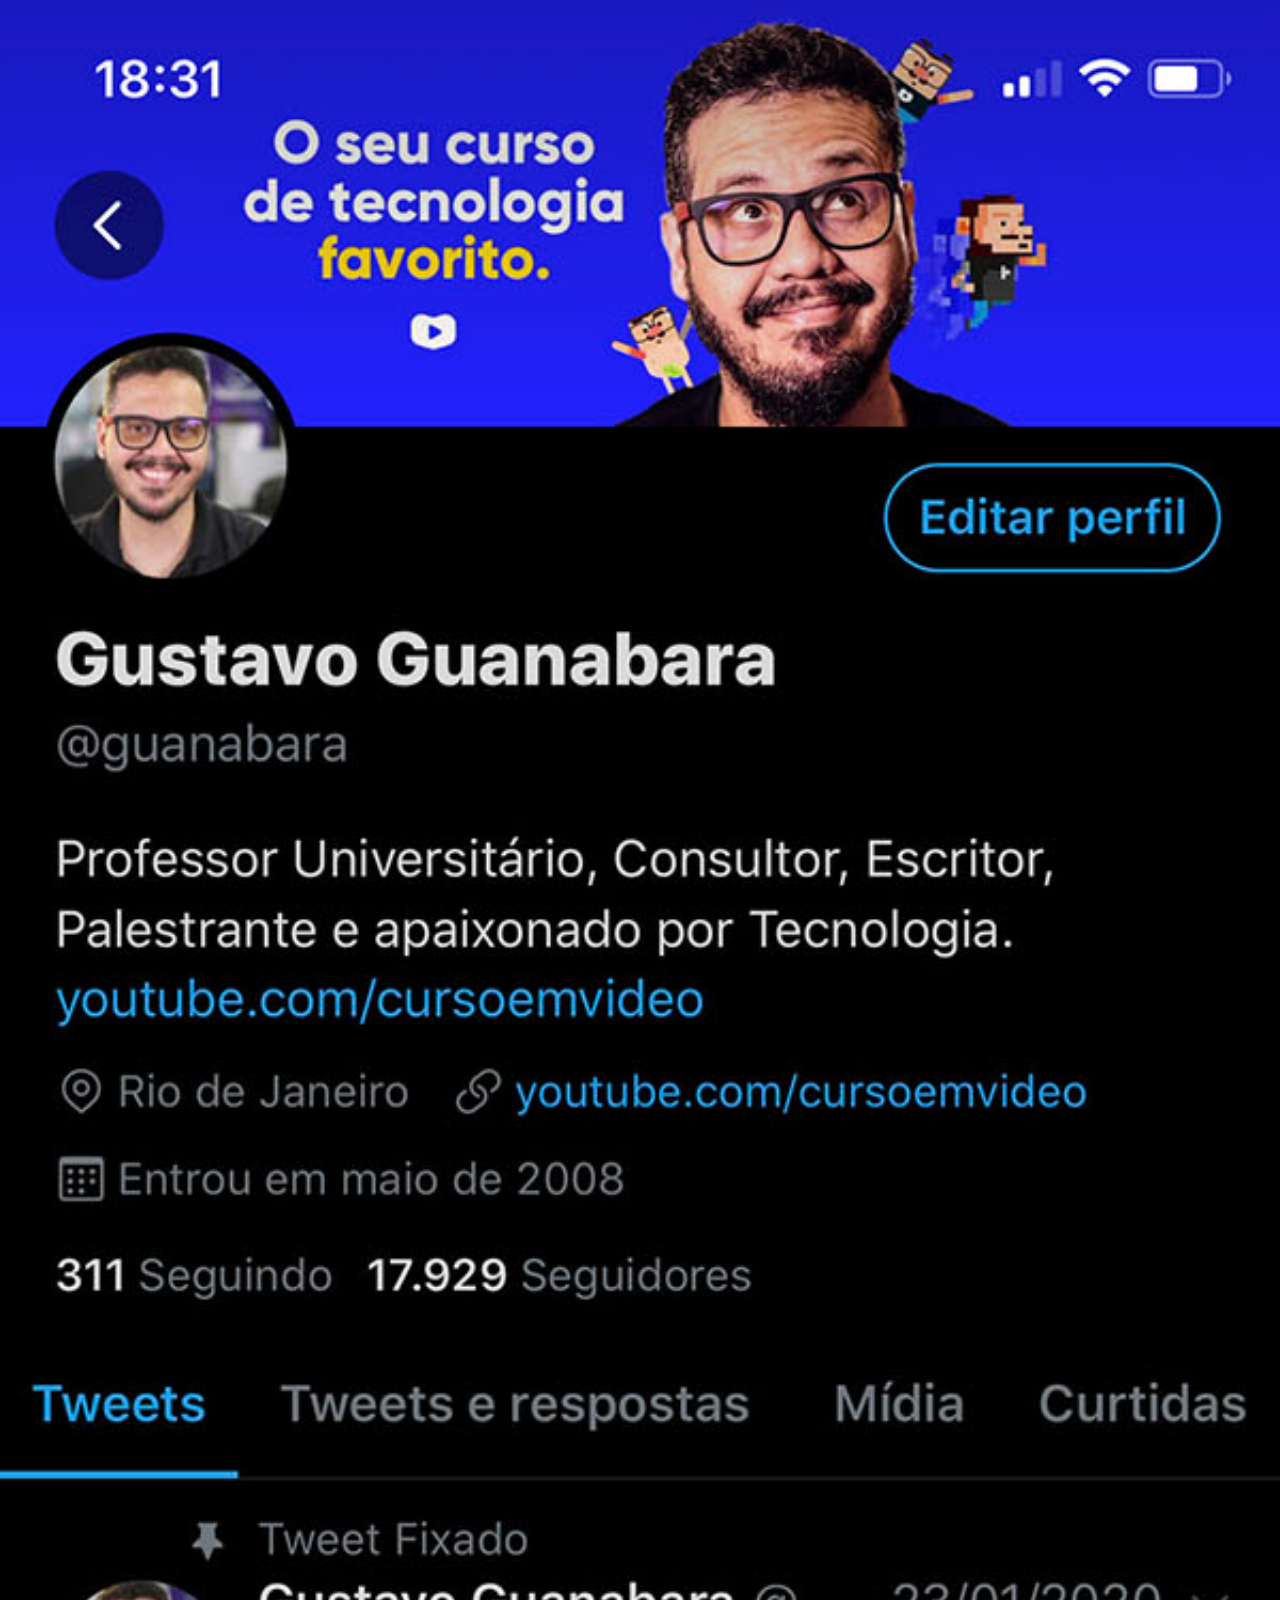
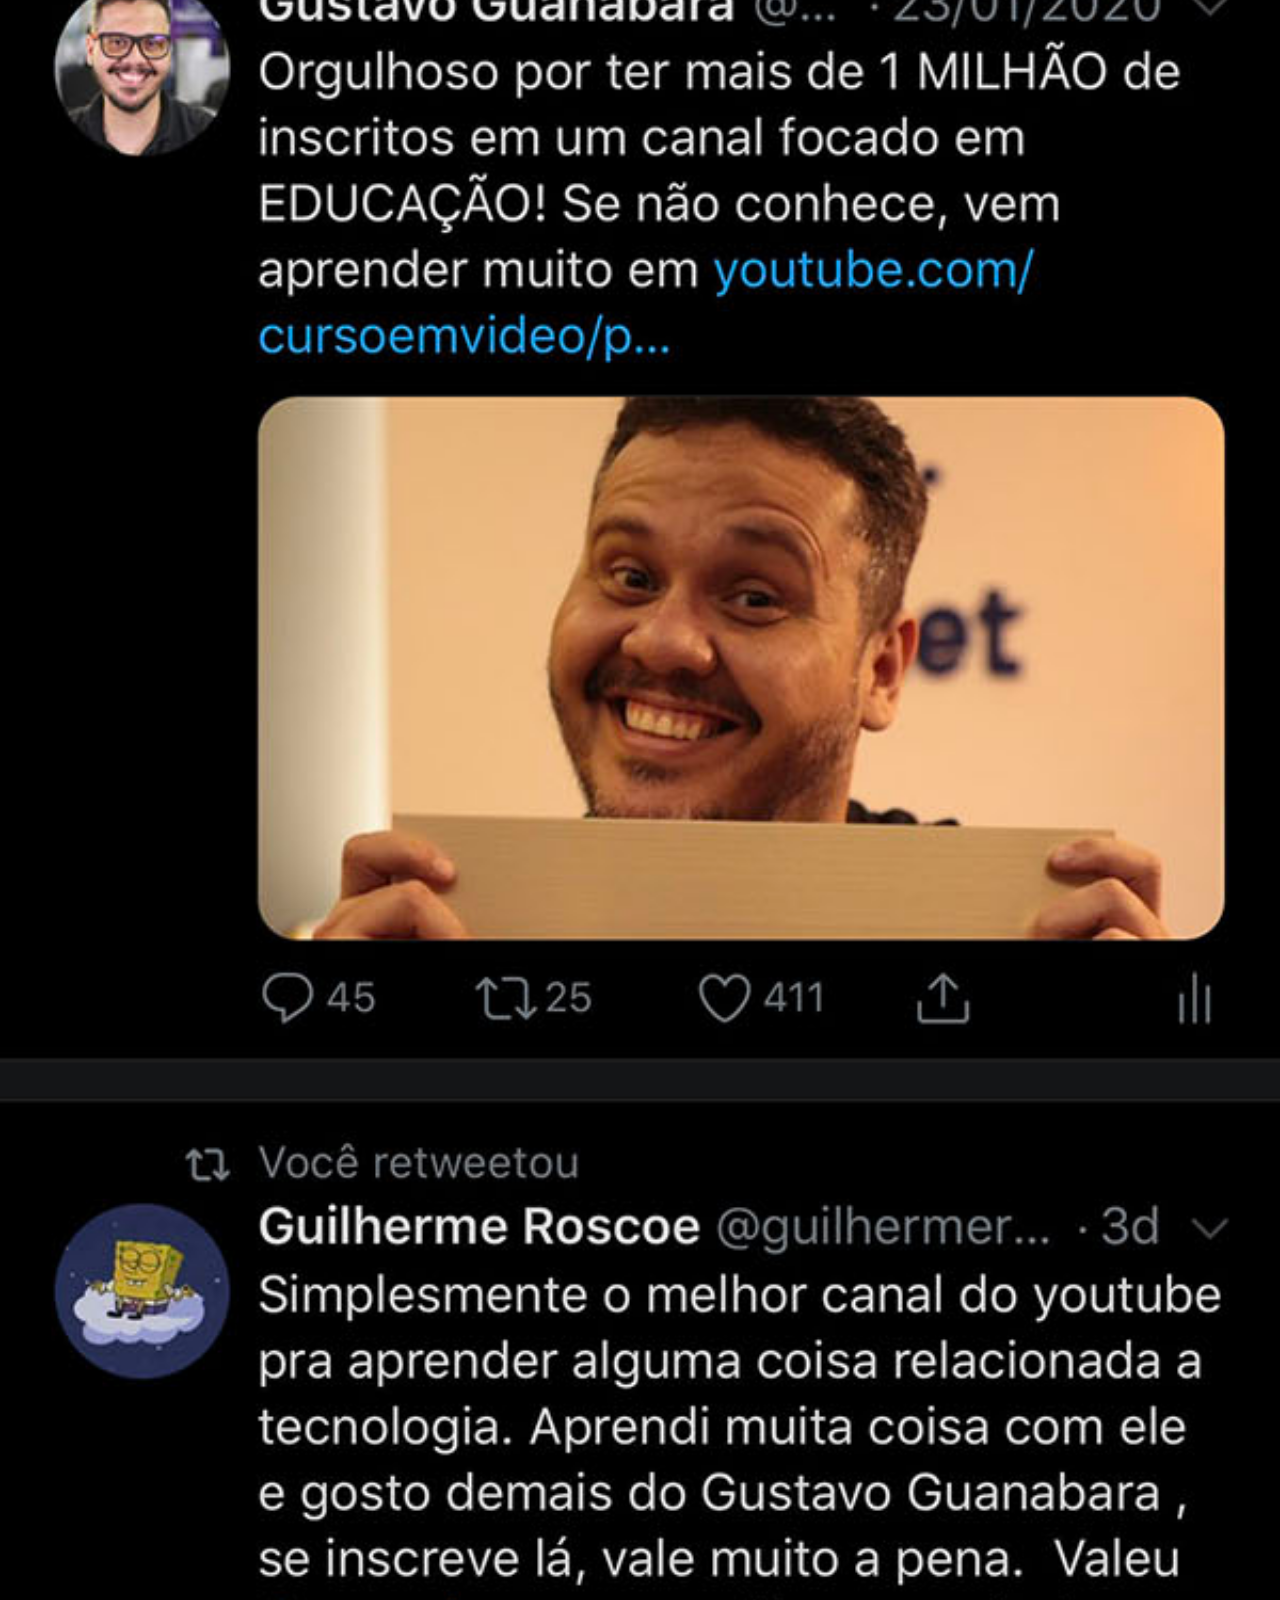
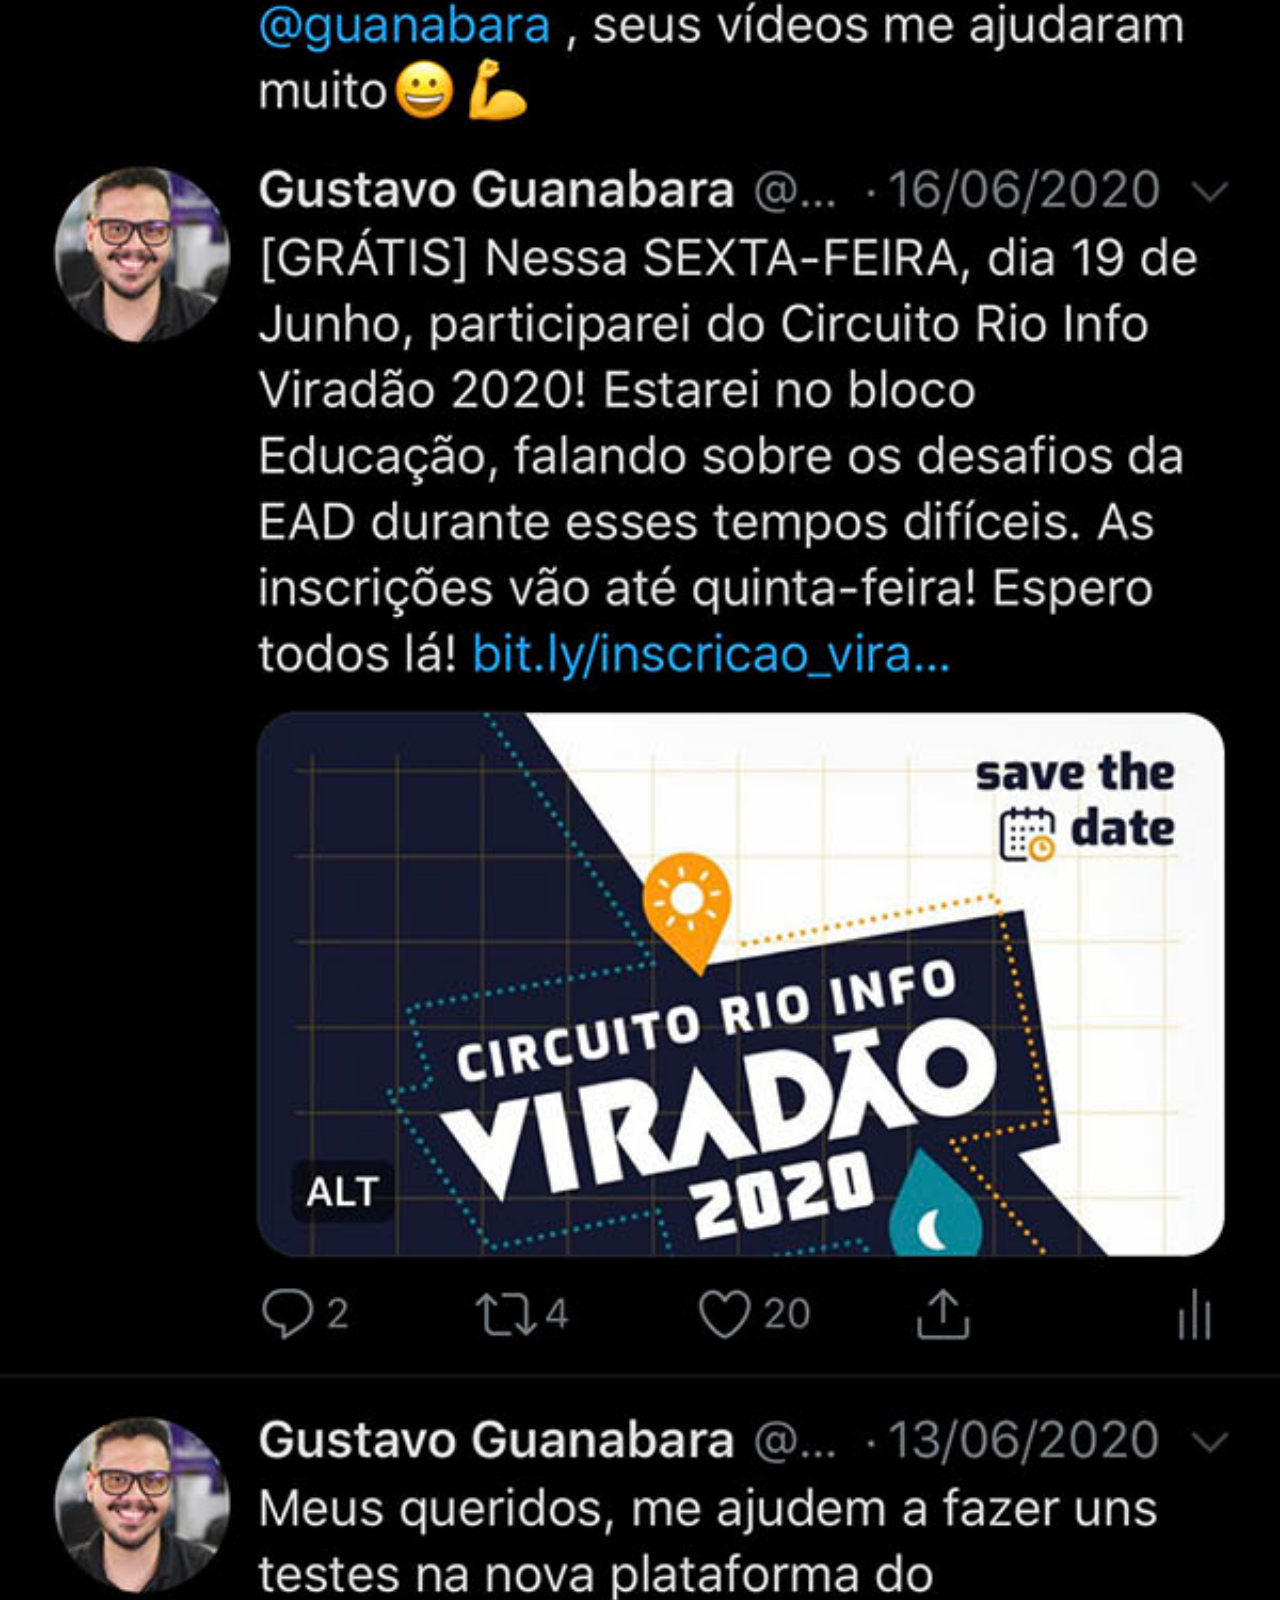
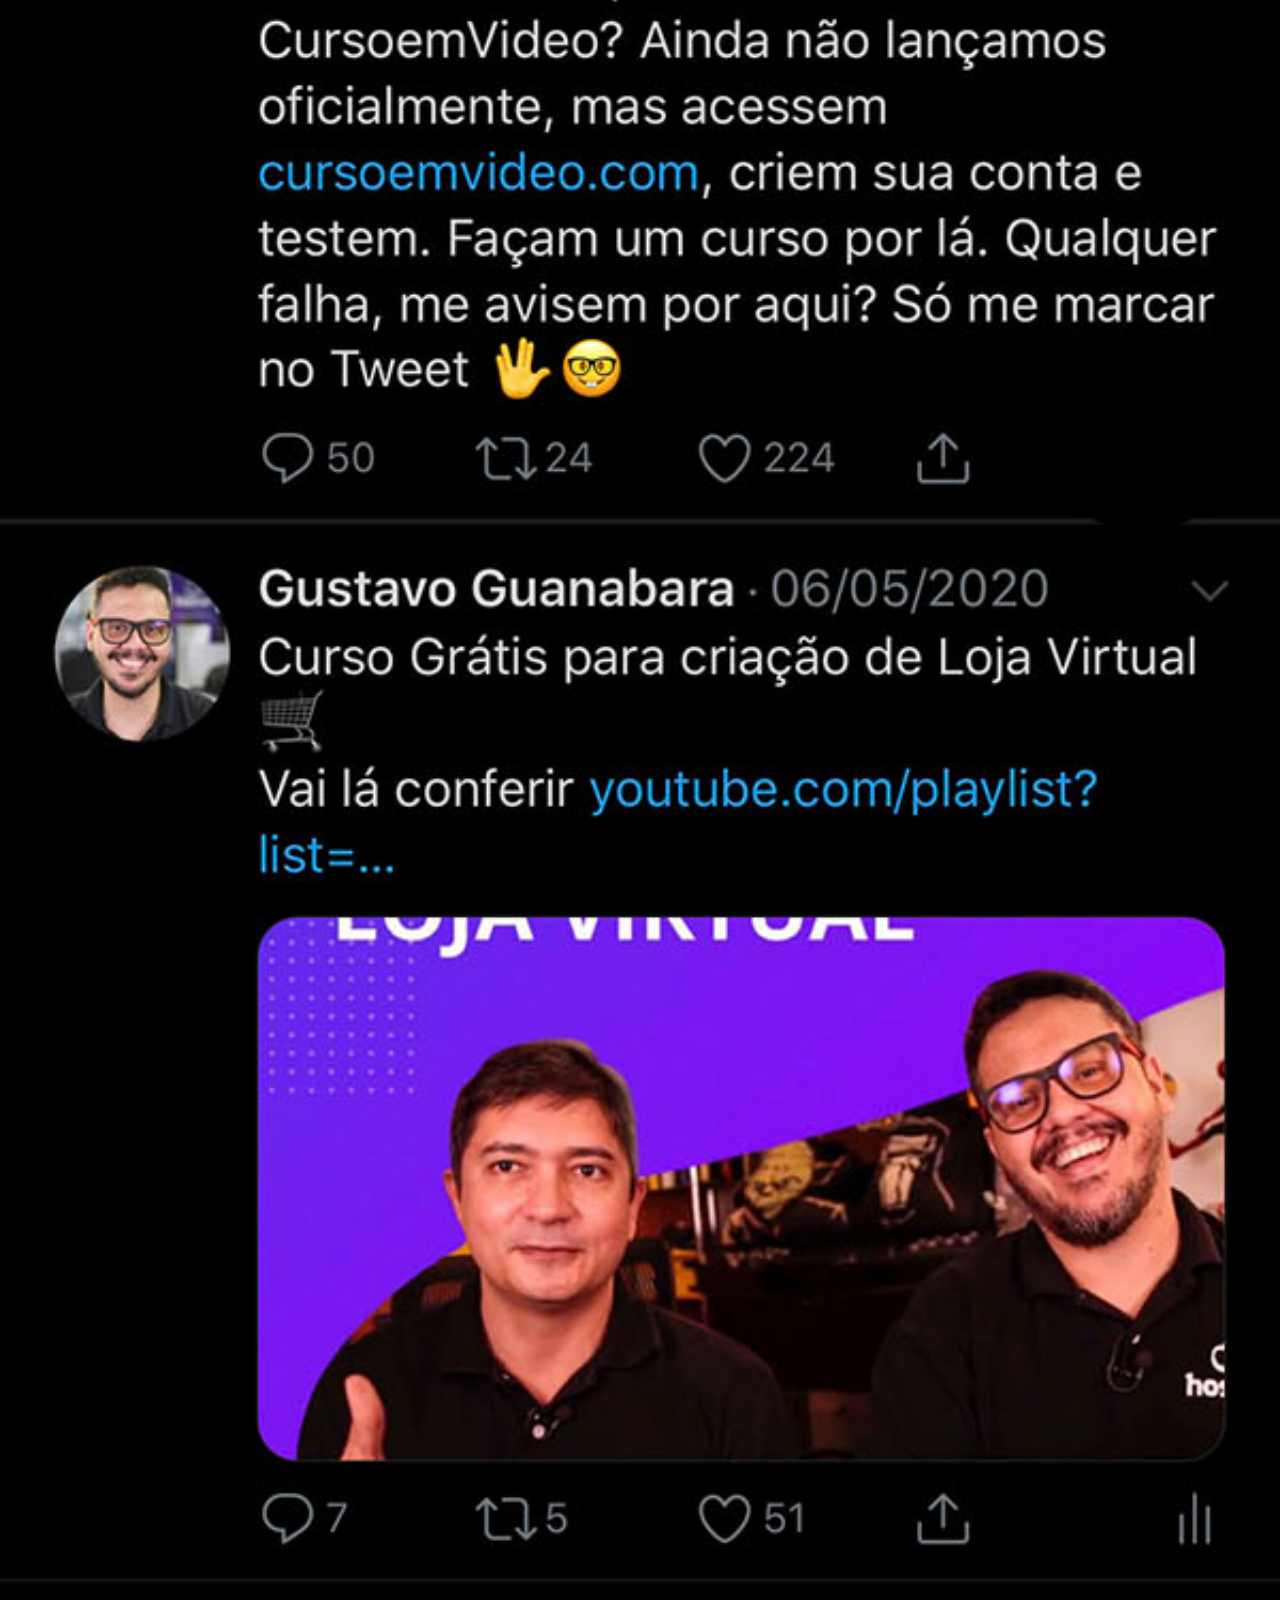
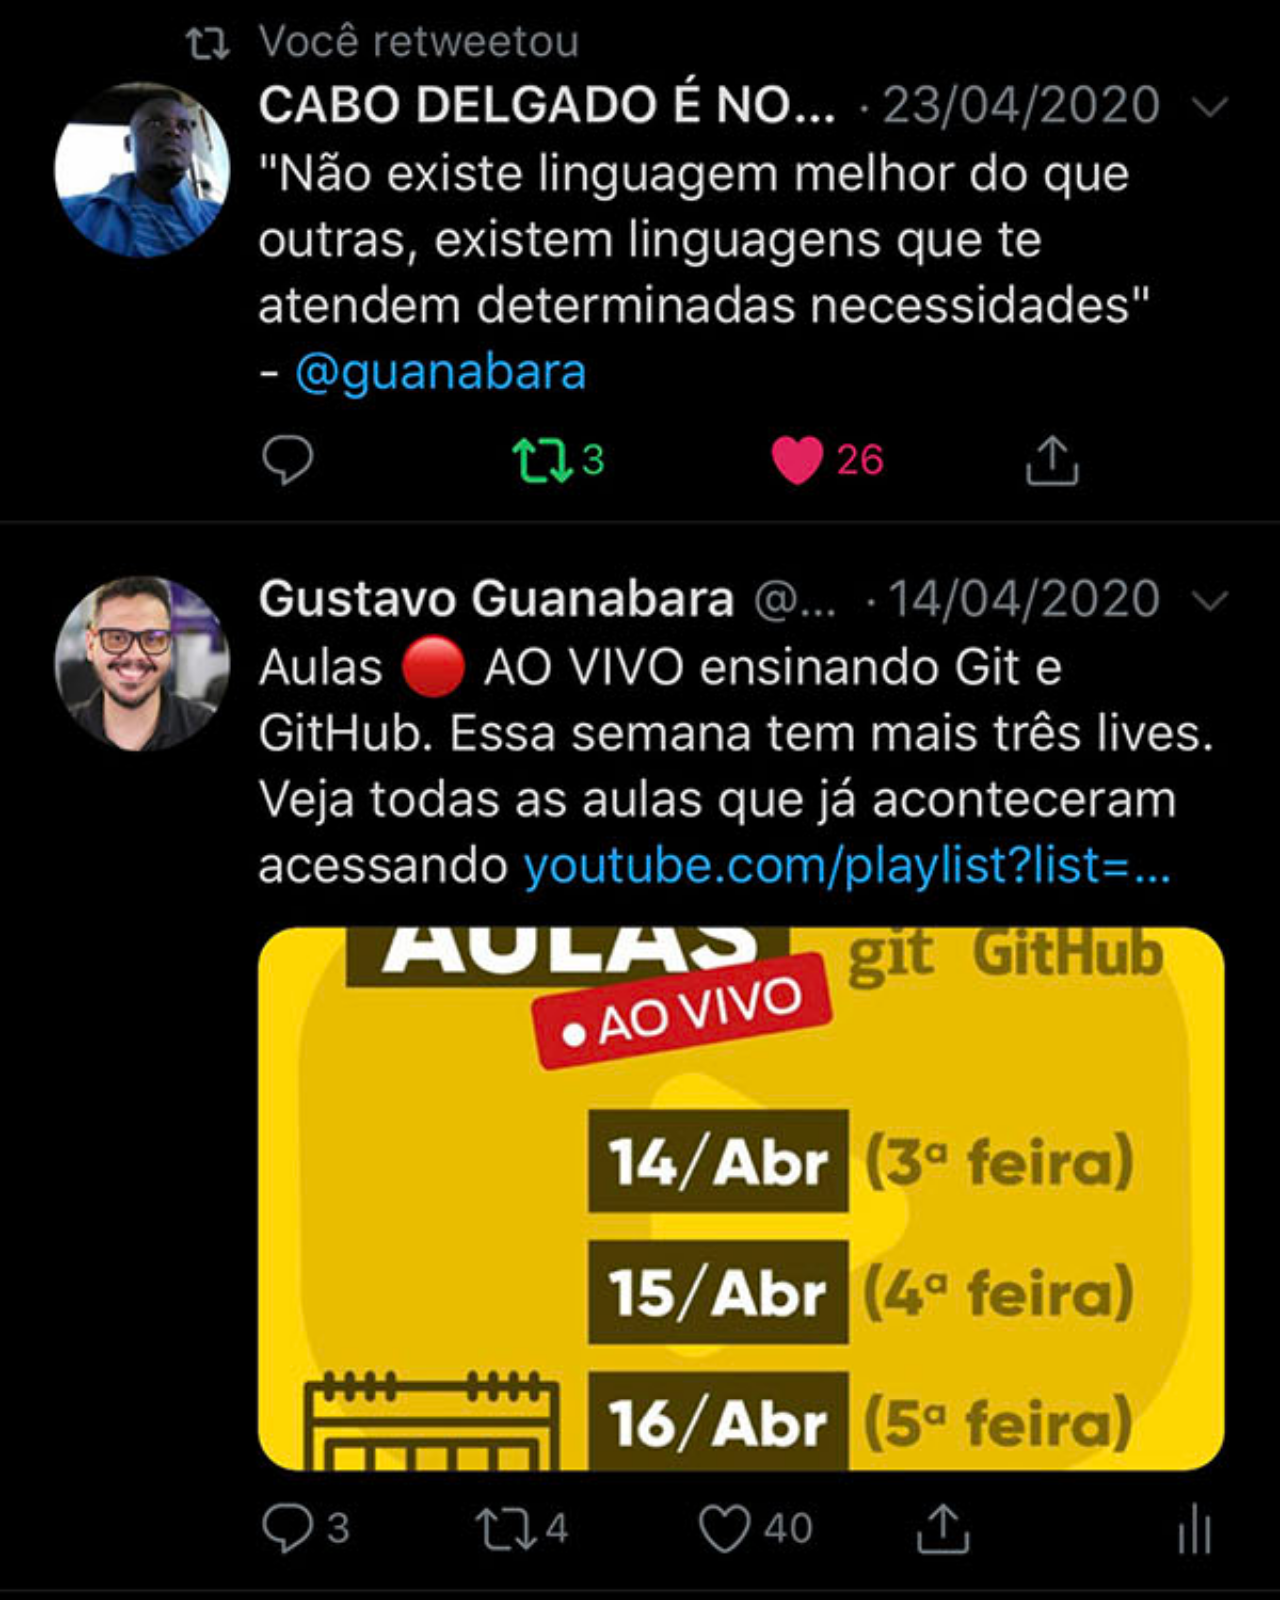
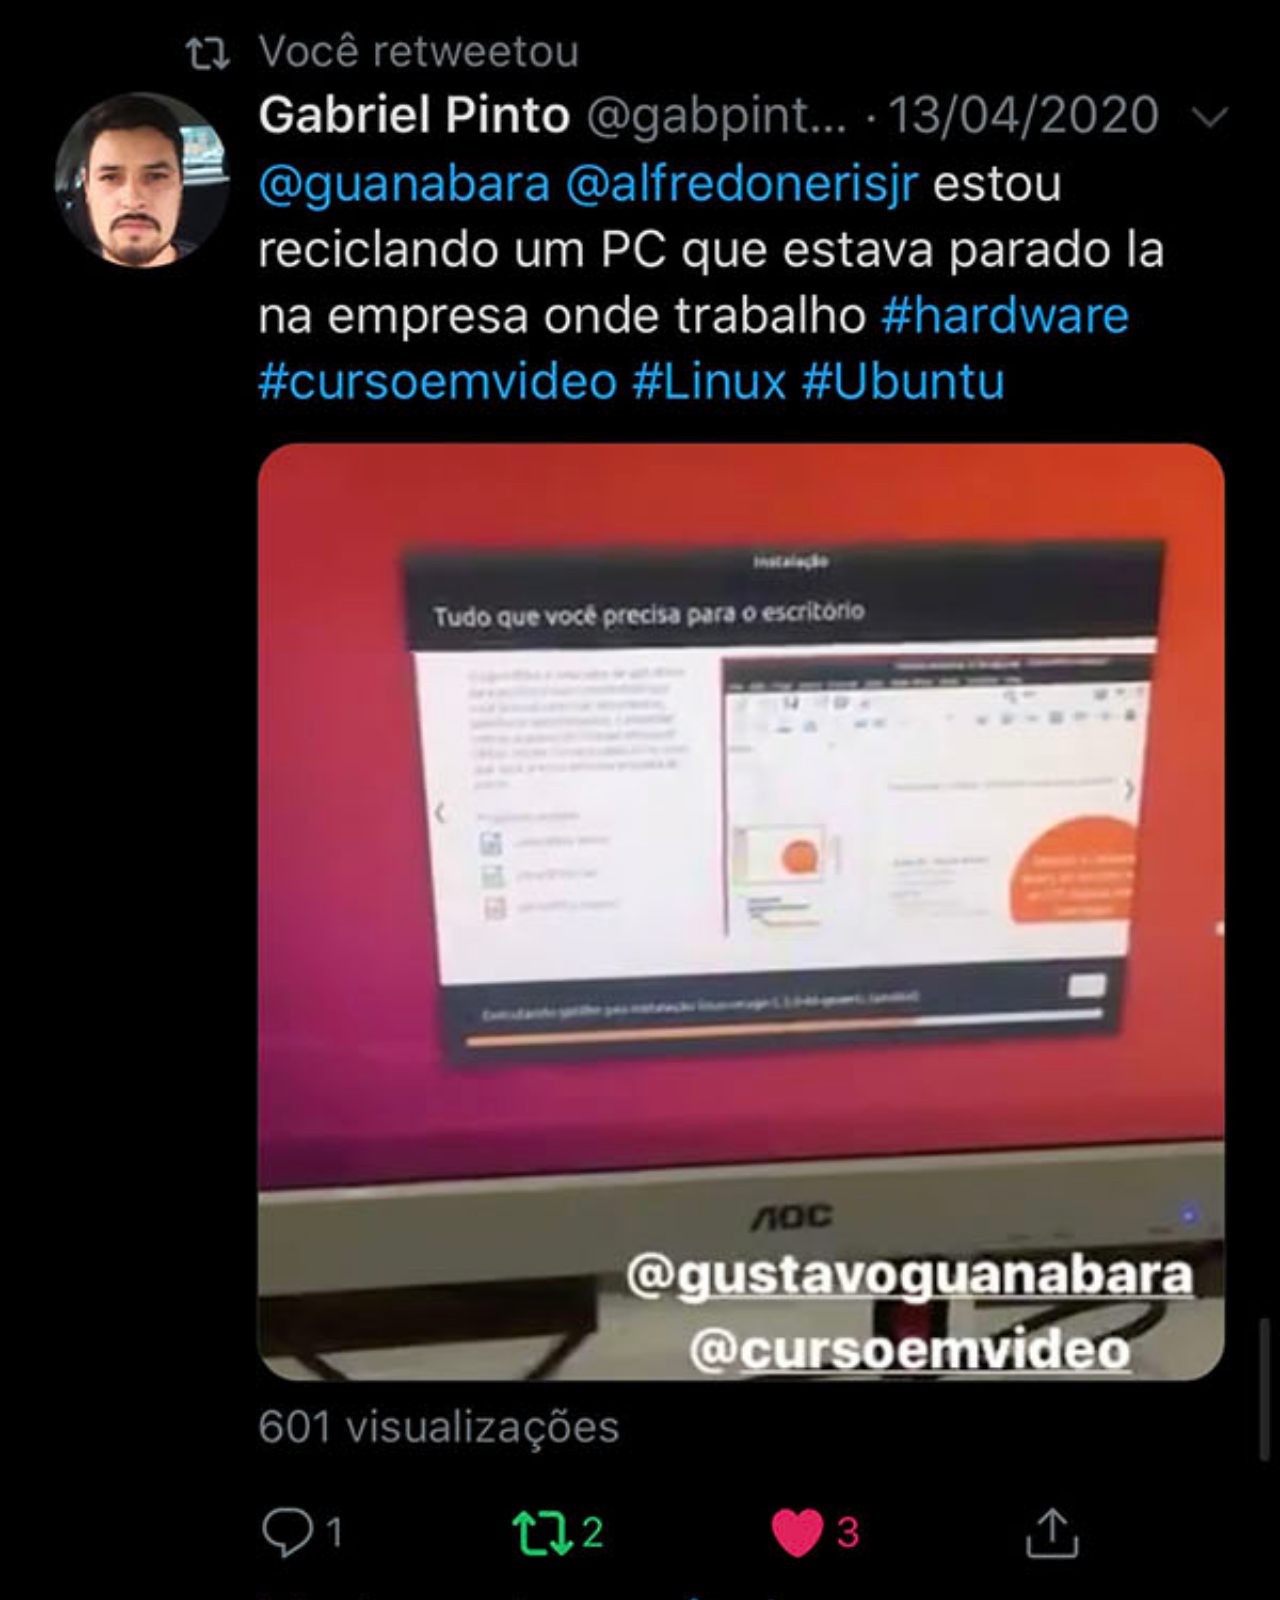
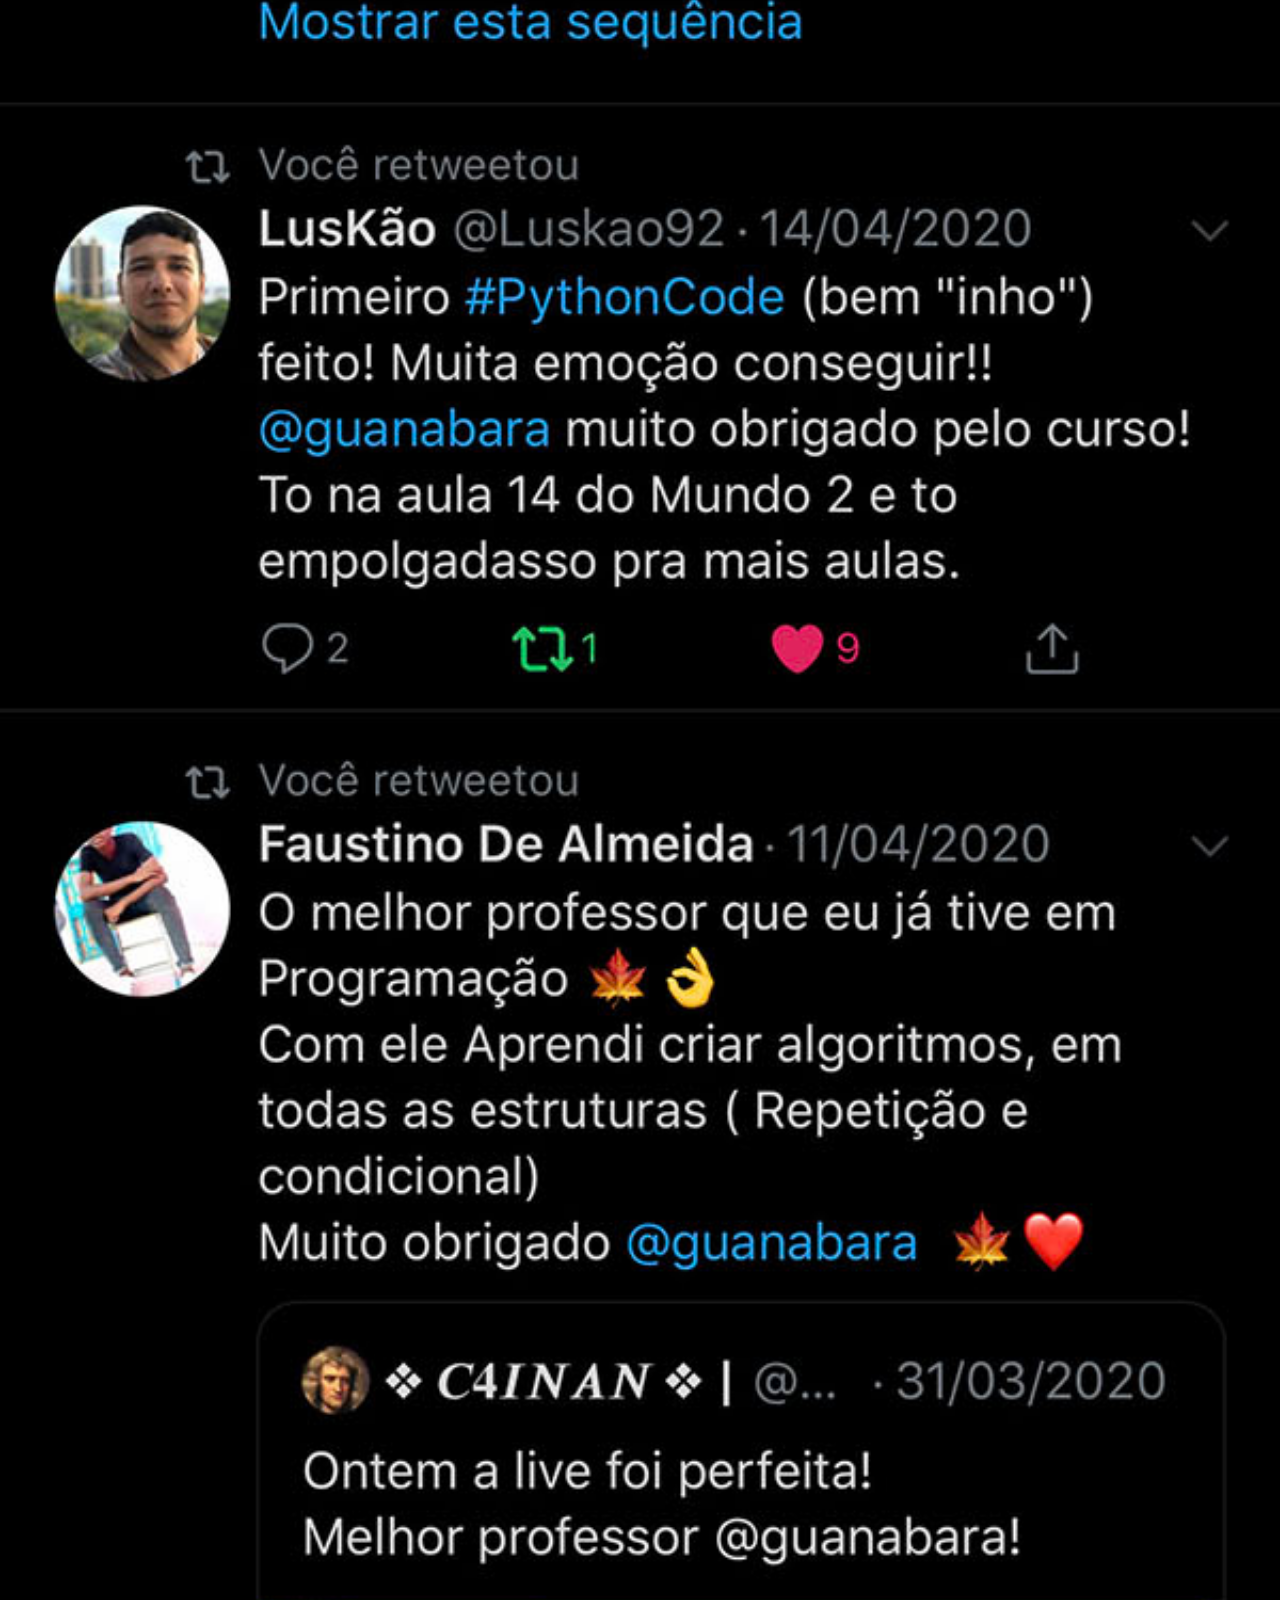
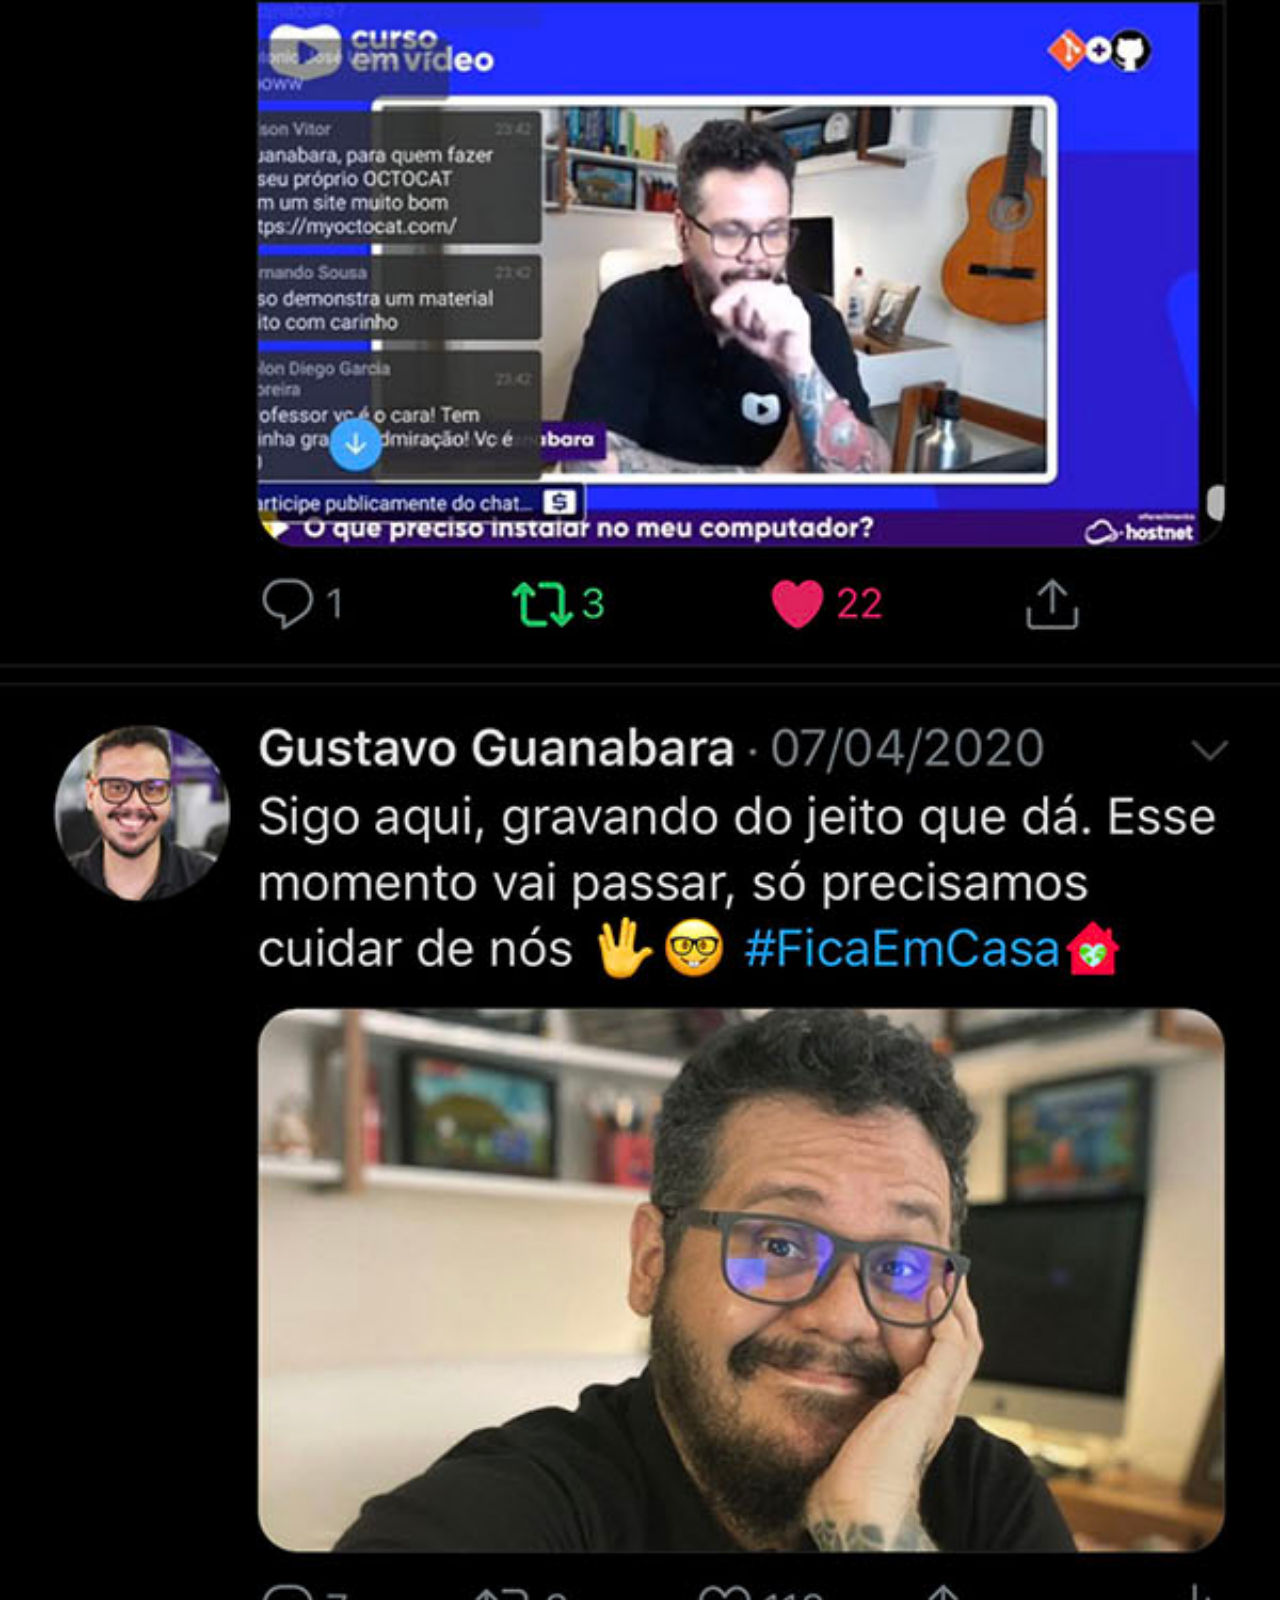
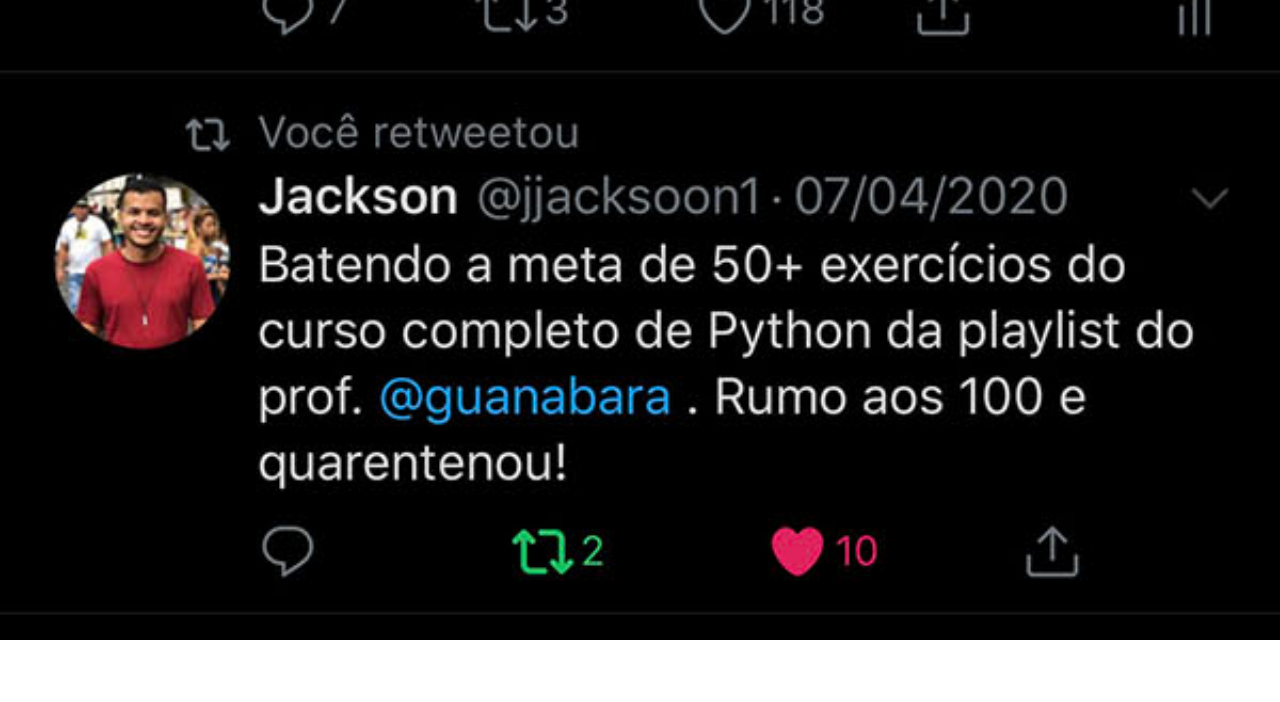
<file: twitter.html>
<!DOCTYPE html>
<html lang="pt-br">
<head>
    <meta charset="UTF-8">
    <meta name="viewport" content="width=device-width, initial-scale=1.0">
    <title>Twitter</title>
    <link rel="stylesheet" href="estilos/social.css">
</head>
<body>
    <img src="imagens/tela-twitter.jpg" alt="Twitter">
    <a href="https://twitter.com/guanabara?ref_src=twsrc%5Egoogle%7Ctwcamp%5Eserp%7Ctwgr%5Eauthor" target="_blank">Acesse</a>
    
</body>
</html>
</file>
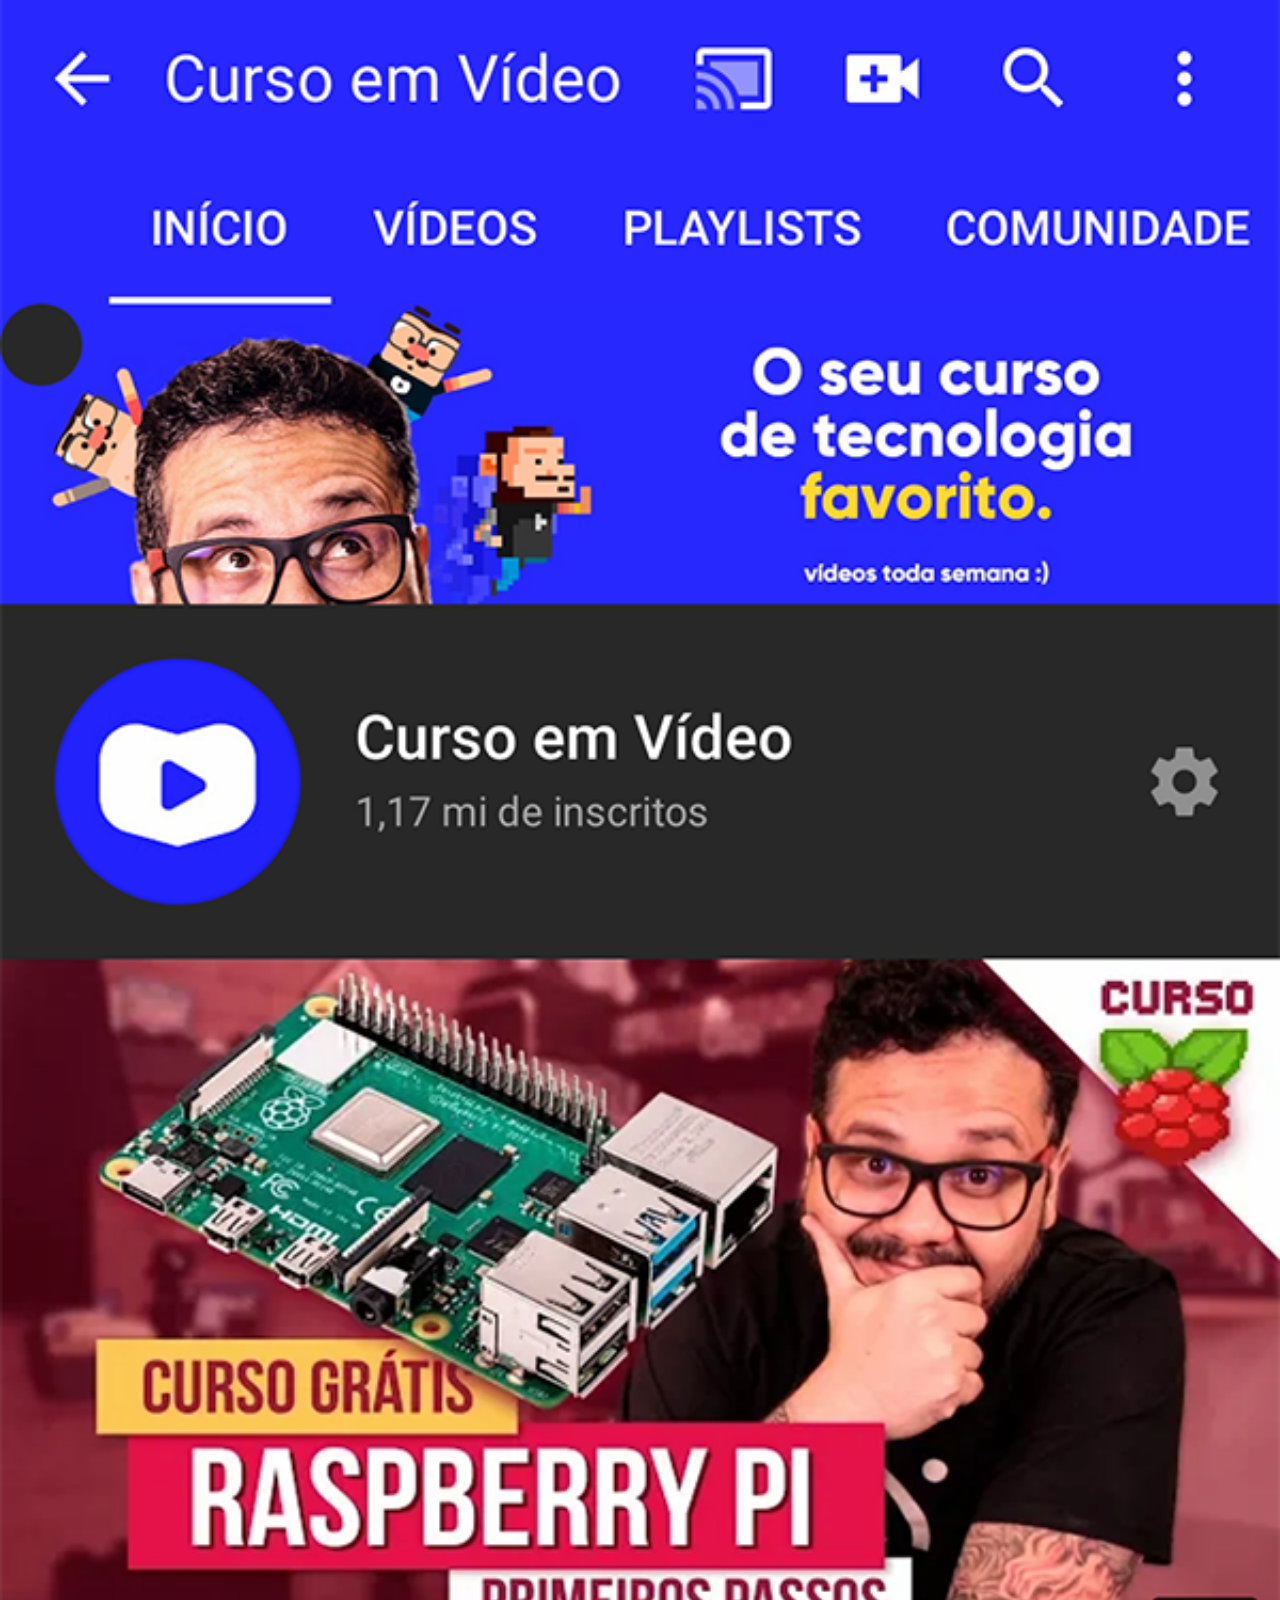
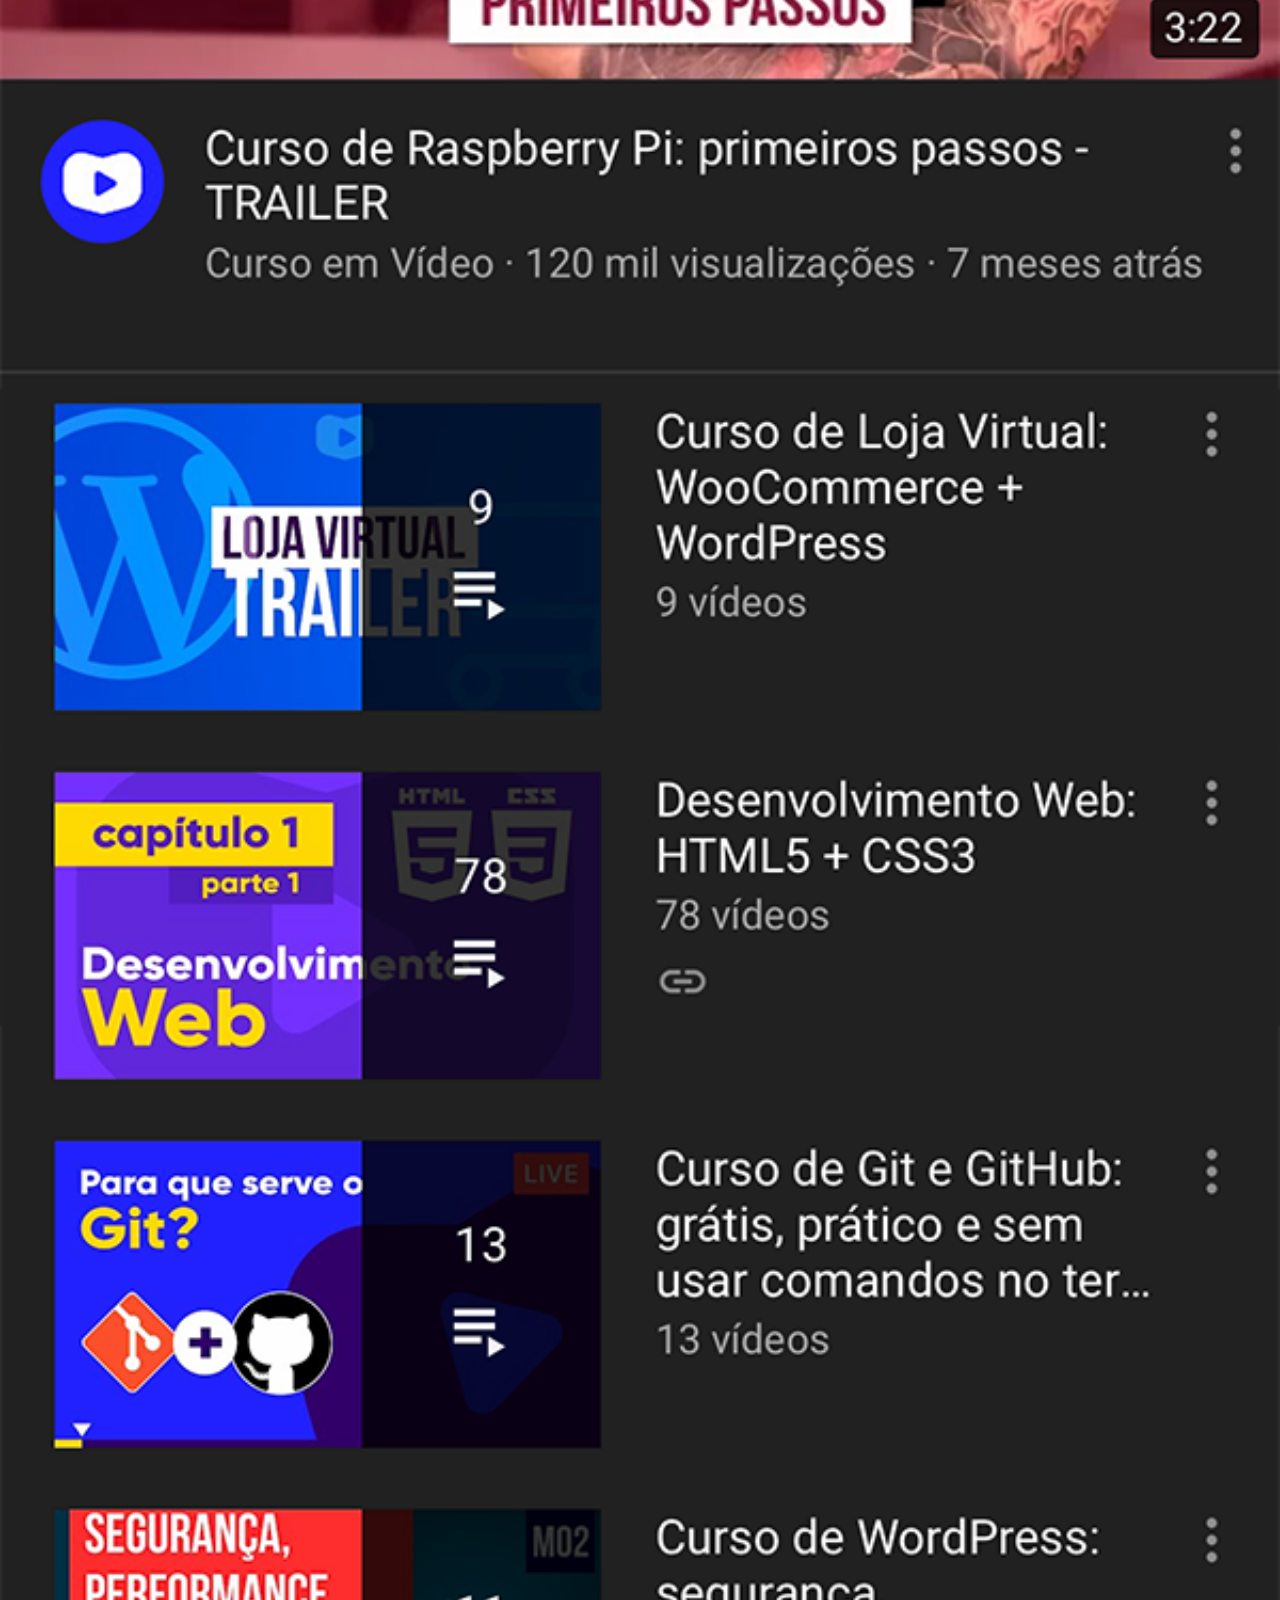
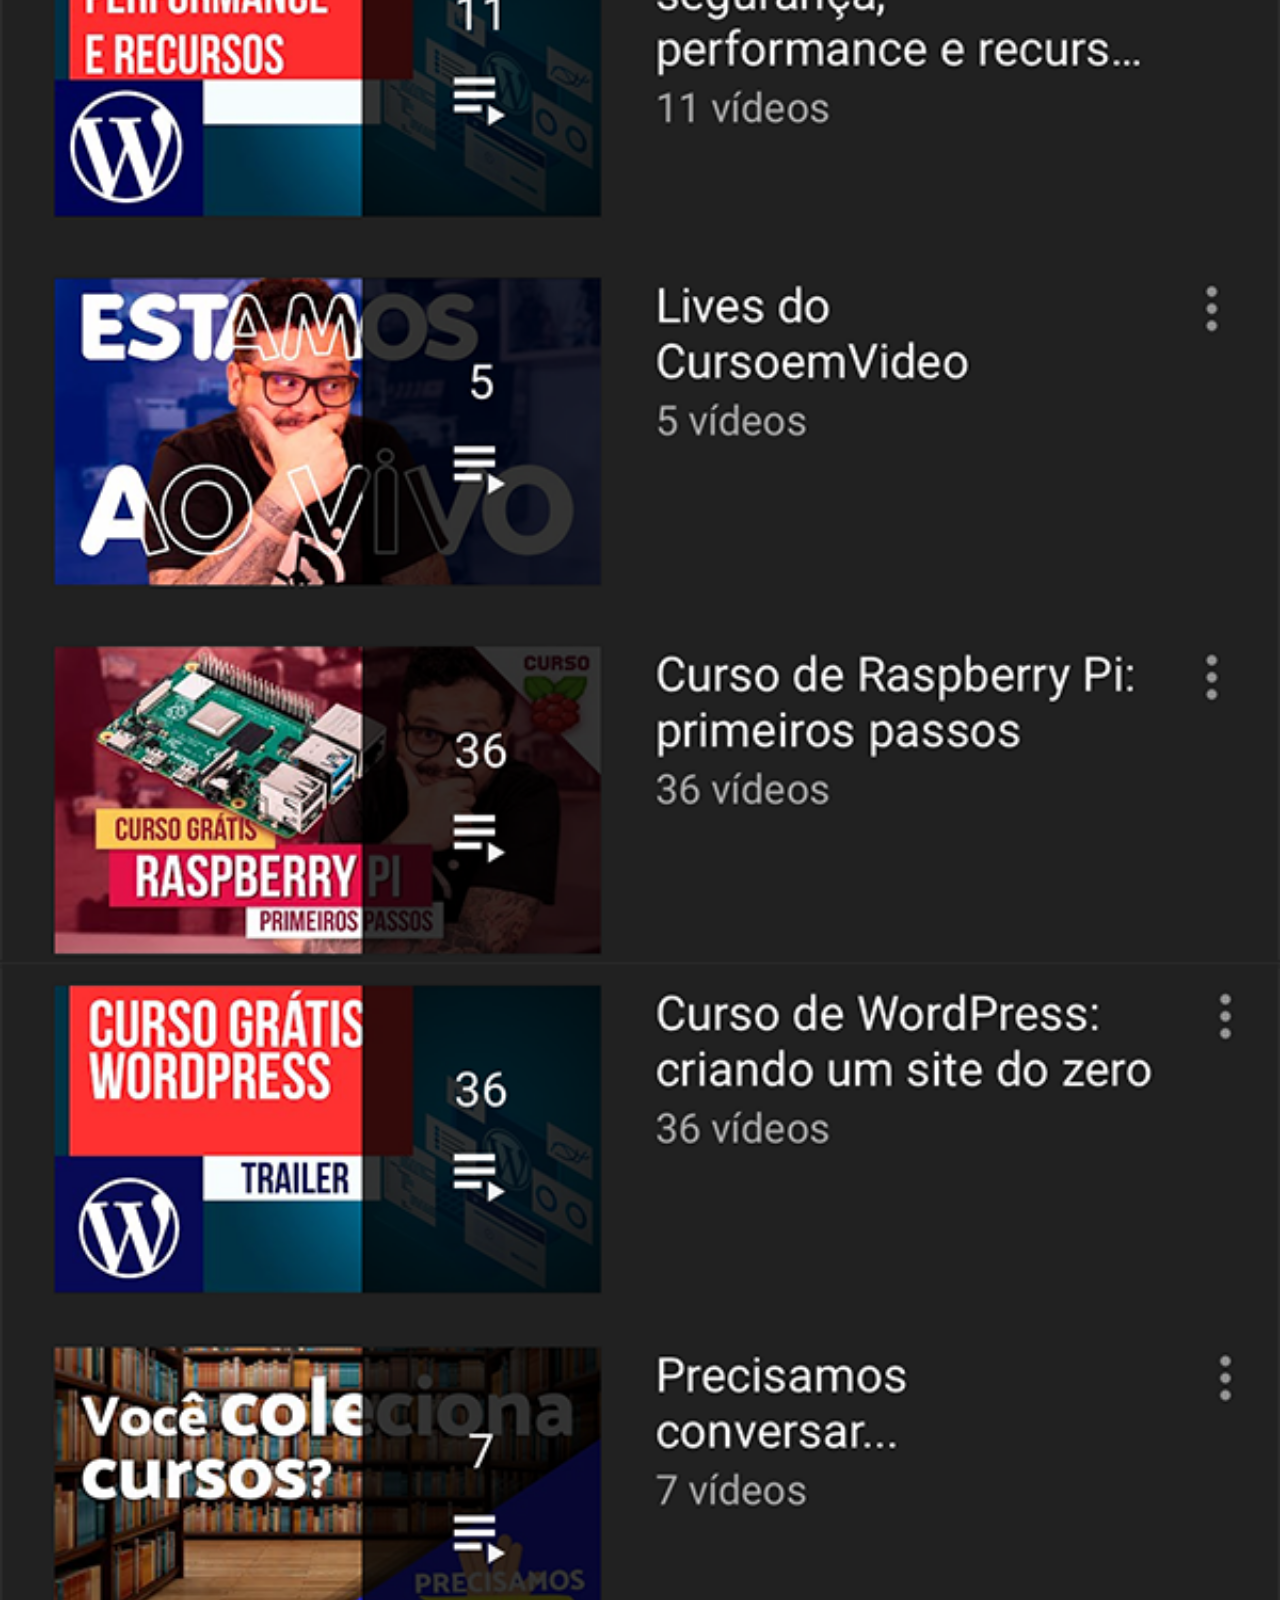
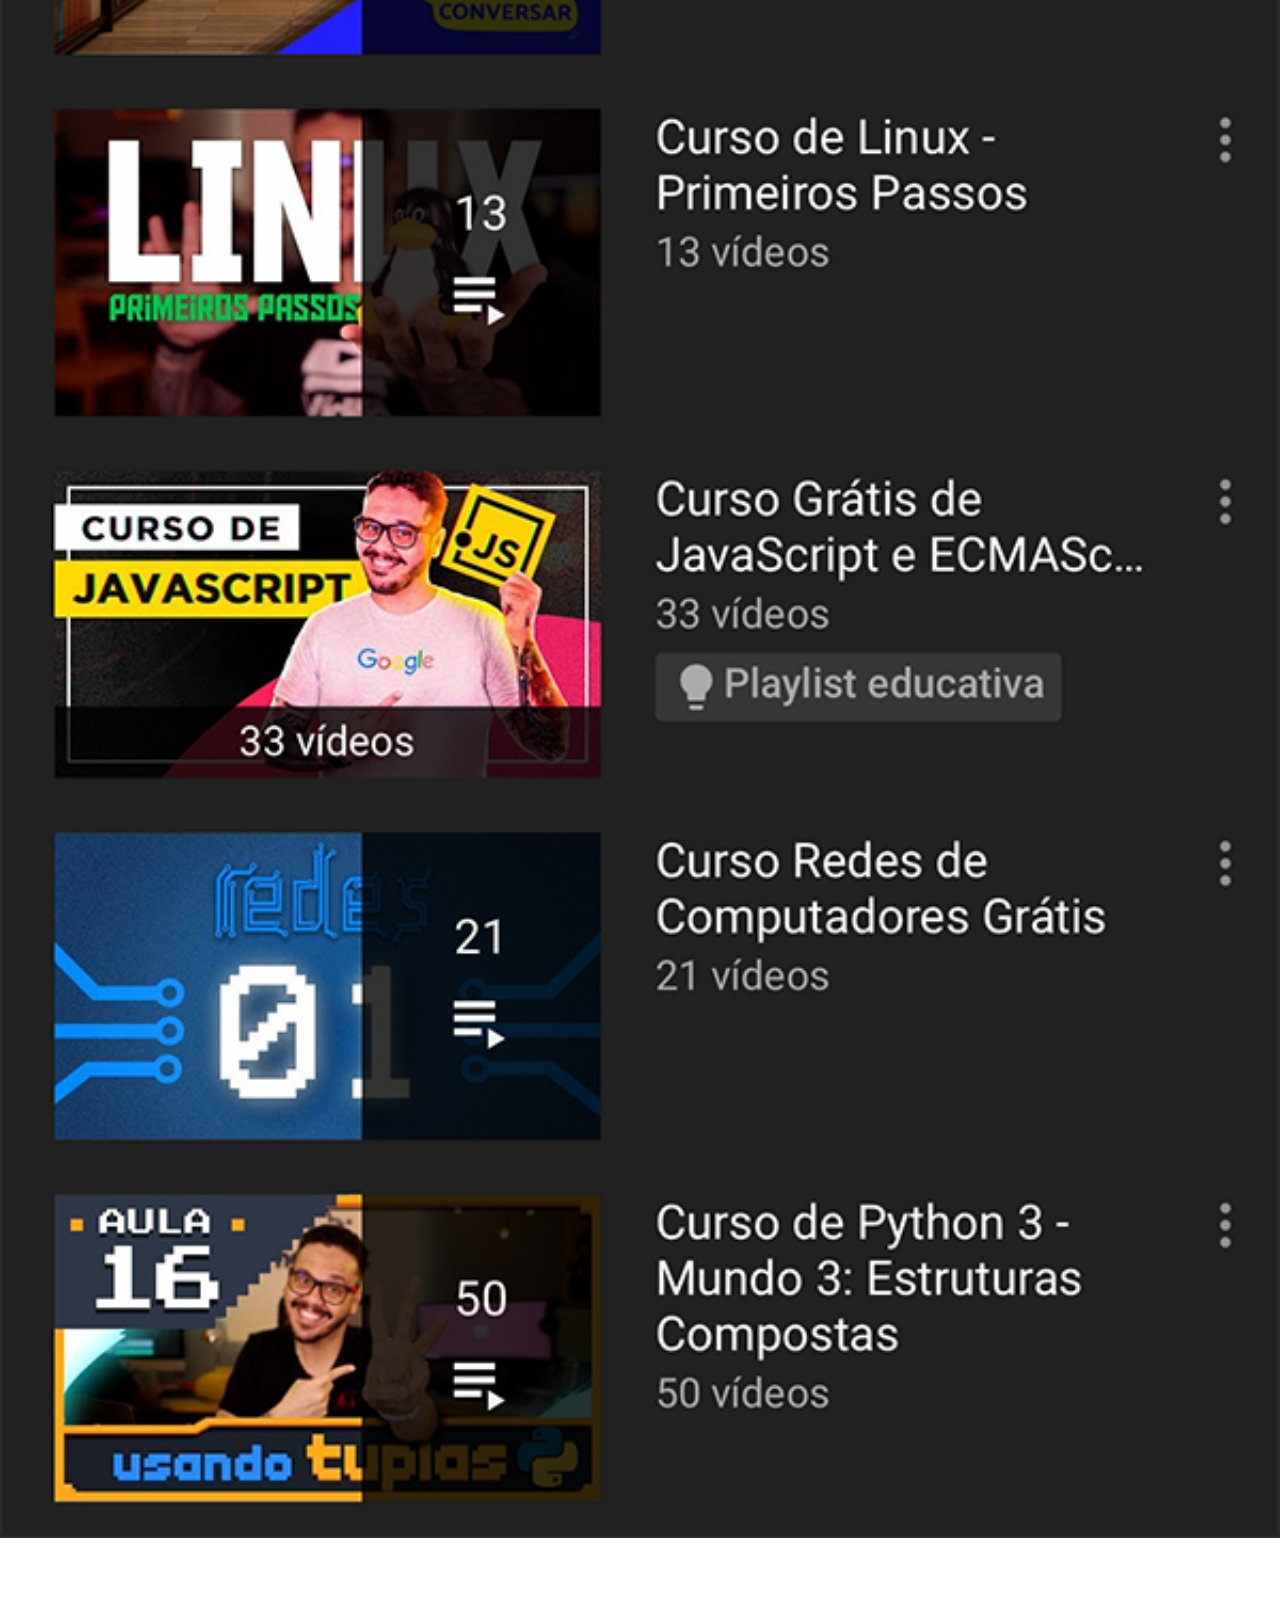
<file: youtube.html>
<!DOCTYPE html>
<html lang="pt-br">
<head>
    <meta charset="UTF-8">
    <meta name="viewport" content="width=device-width, initial-scale=1.0">
    <title>YouTube</title>
   <link rel="stylesheet" href="estilos/social.css">
</head>
<body>
    <img src="imagens/tela-youtube.png" alt="youtube">
    <a href="https://www.youtube.com/@CursoemVideo" target="_blank">Acesse</a>
    
</body>
</html>
</file>
<file: estilos/style.css>
@charset "UTF-8"

* {
    margin: 0px;
    padding: 0px;
    font-family: Arial, Helvetica, sans-serif;
}

html, body {
    height: 100vh;
    width:100vw ;
    background-color: black;
}

body {
    background: url(../imagens/fundo-madeira.jpg) no-repeat top center ;
    background-size: cover;
    background-attachment: fixed;
}

main {
    height: 100vh;
    position: relative;
    
}

section#telefone {
    height: 627px;
    width: 311px;
    background-color: blue;
    position: absolute;
    top: 50%;
    left: 50%;
    transform: translate(-50%, -50%);
    background: url(../imagens/frame-iphone.png) no-repeat;
    
}


iframe#tela {
    position: relative;
    top: 80px;
    left: 22px;
    height: 471px;
    width: 267px;
}

section#redes-sociais img {
    width: 50px;
    margin: 10px;
    border-radius: 50%;
    box-shadow: 2px 2px 5px rgba(0, 0, 0, 0.439);

}
section#redes-sociais img:hover {
    border: 2px solid rgba(255, 255, 255, 0.598);
    box-sizing: border-box;
    transform: translate(-3px, -3px);
    box-shadow: 5px 5px 10px rgba(0, 0, 0, 0.643);
    transition: transform .5s, border .7s;
}

section#redes-sociais {
    text-align: right;
}
</file>
<file: estilos/social.css>
@charset "UTF-8";

* {
    margin: 0px;
    padding: 0px;
    font-family: Arial, Helvetica, sans-serif;
}

::-webkit-scrollbar {
    width: 0px;
    height: 0px;
}

img {
    width: 100vw;
  
}

a {
    display: block;,,
    background-color: darkred;
    color: white;
    padding: 20px;
    text-align: center;
    font-weight: bolder;
    text-decoration: none;
}

a:hover {
    background-color: red;
}
</file>
